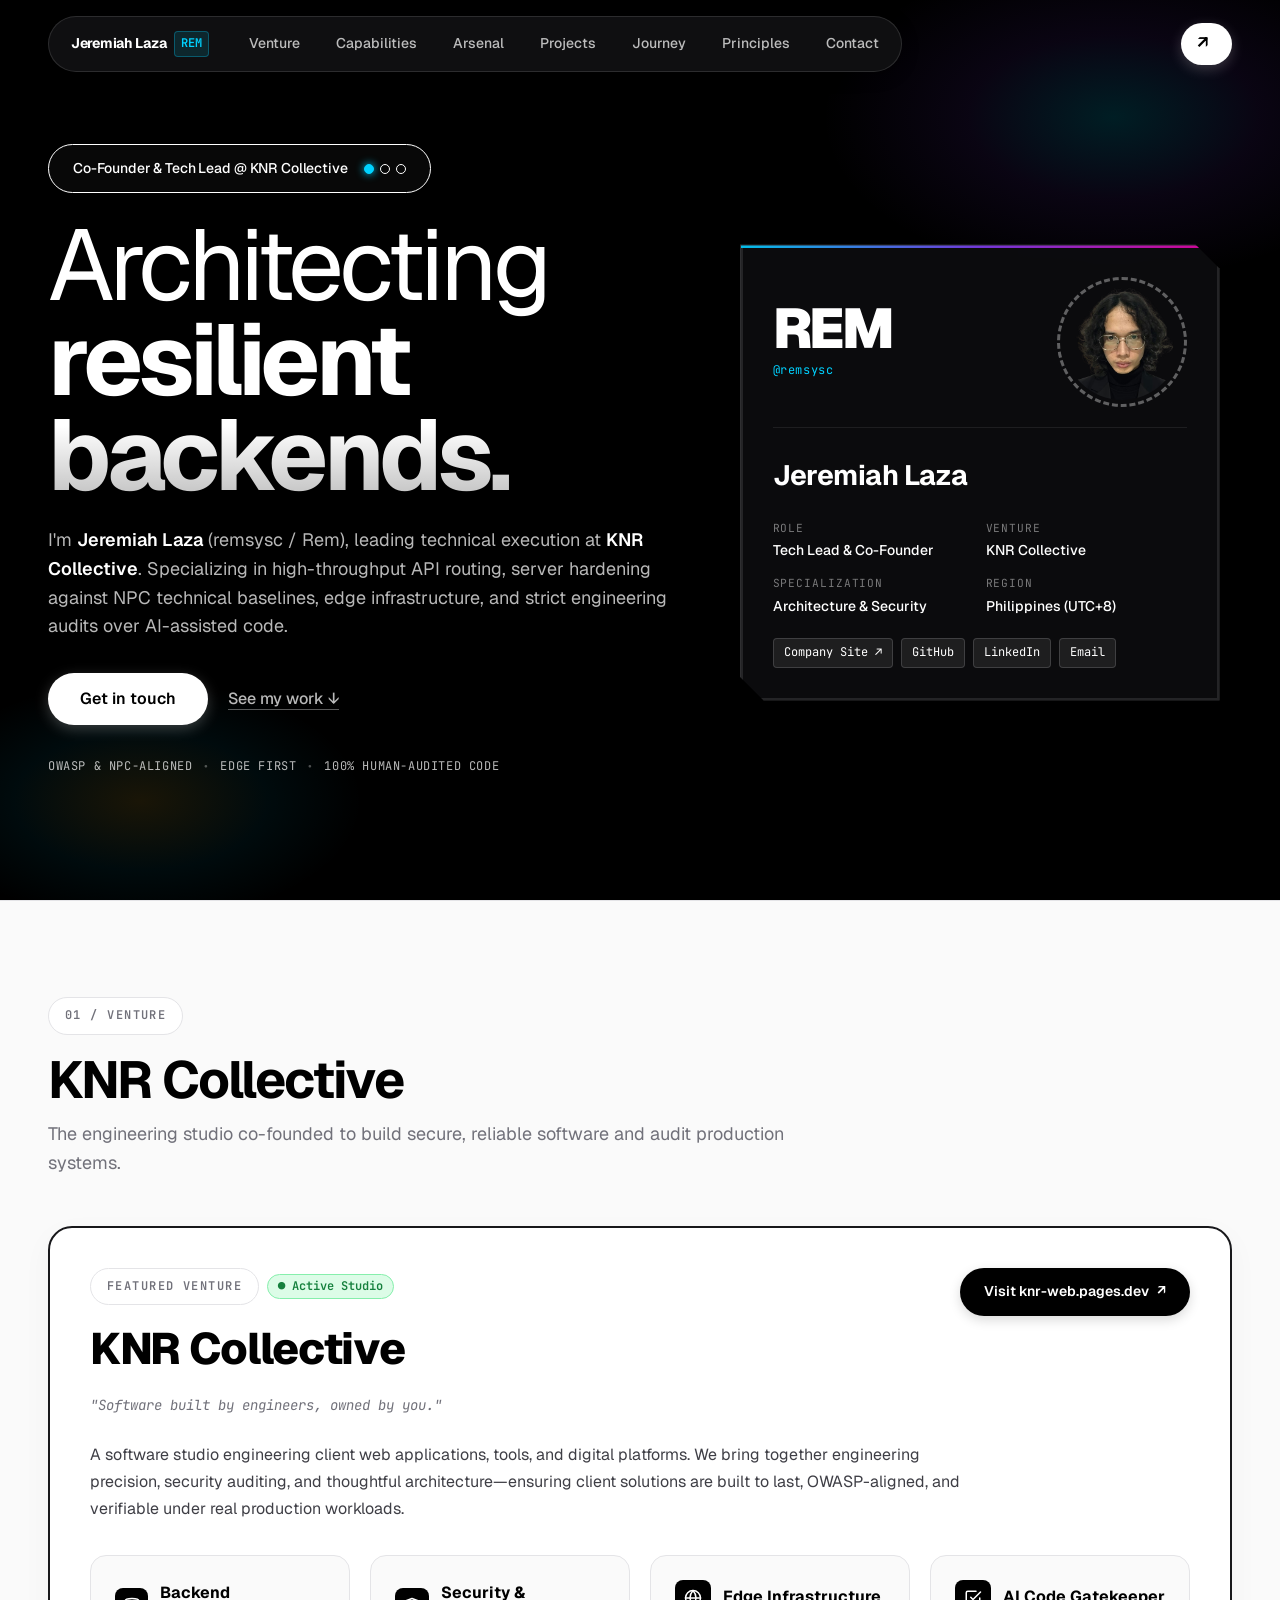
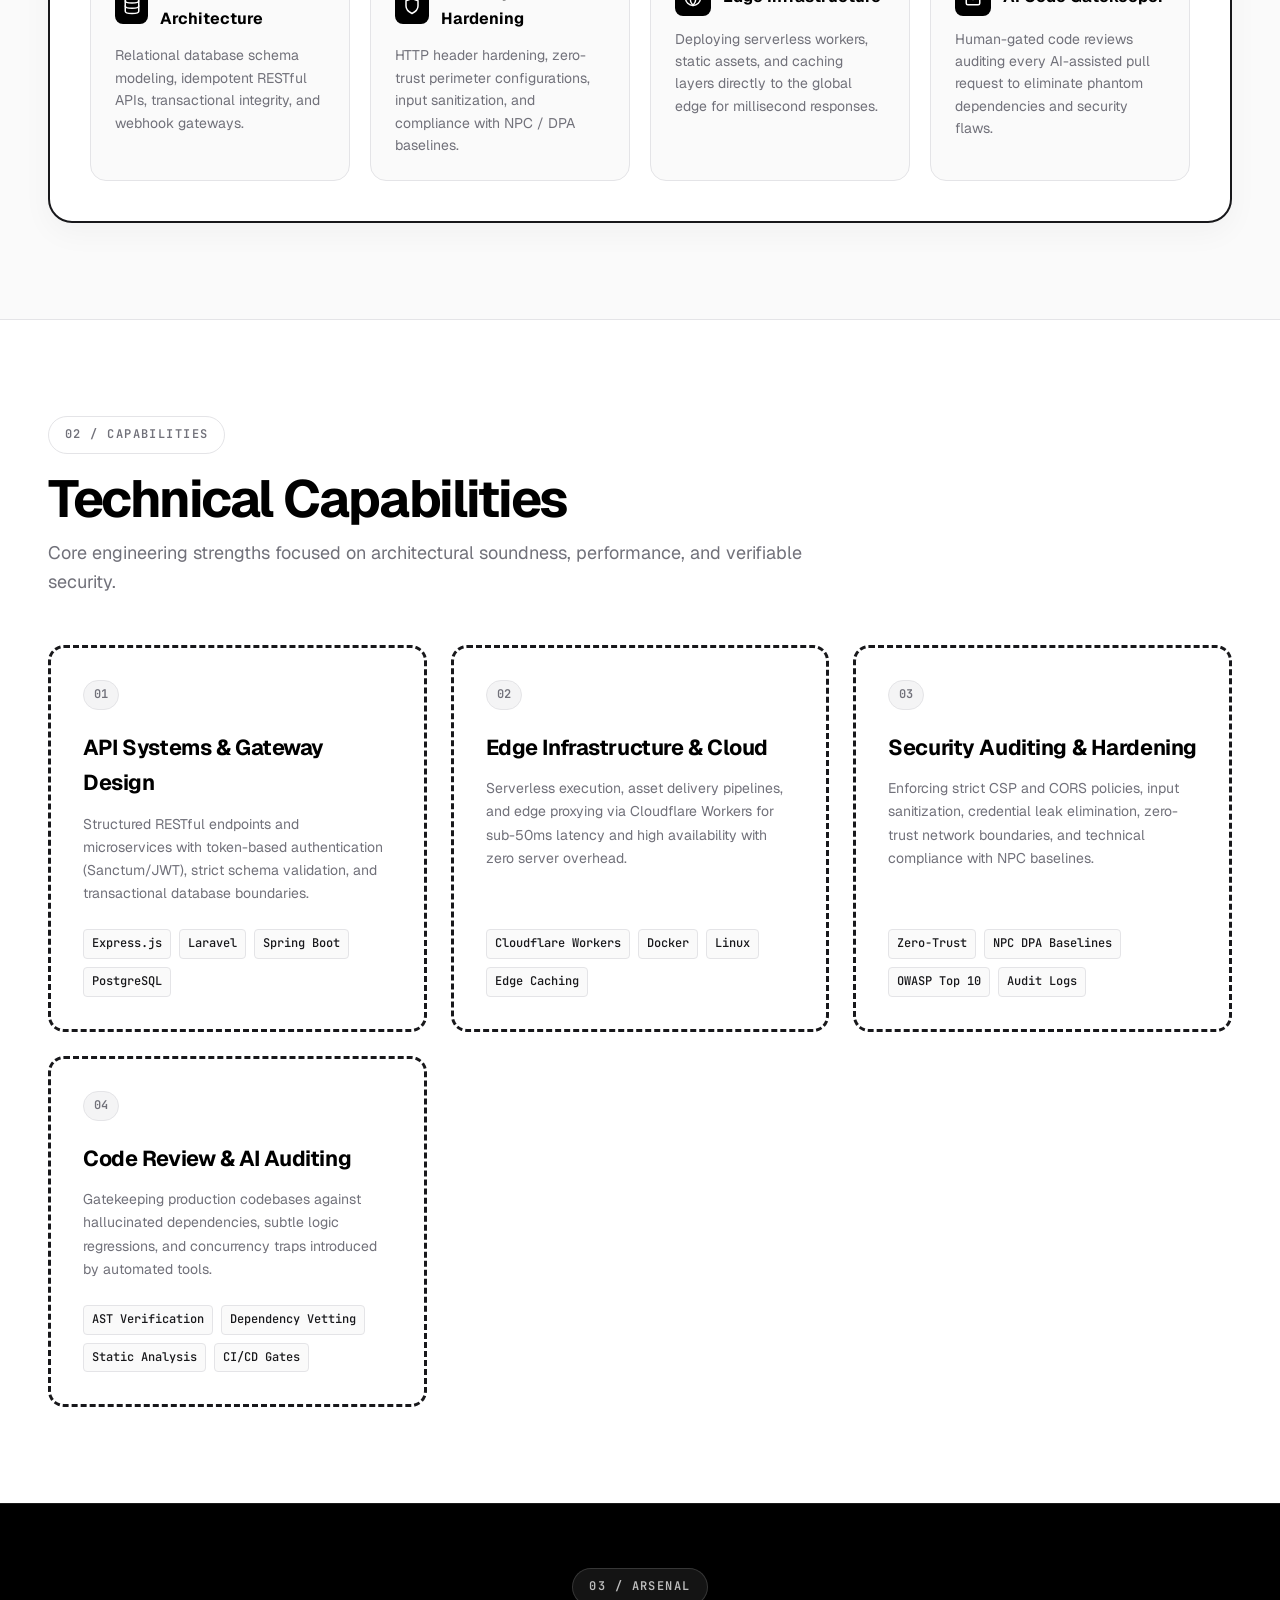
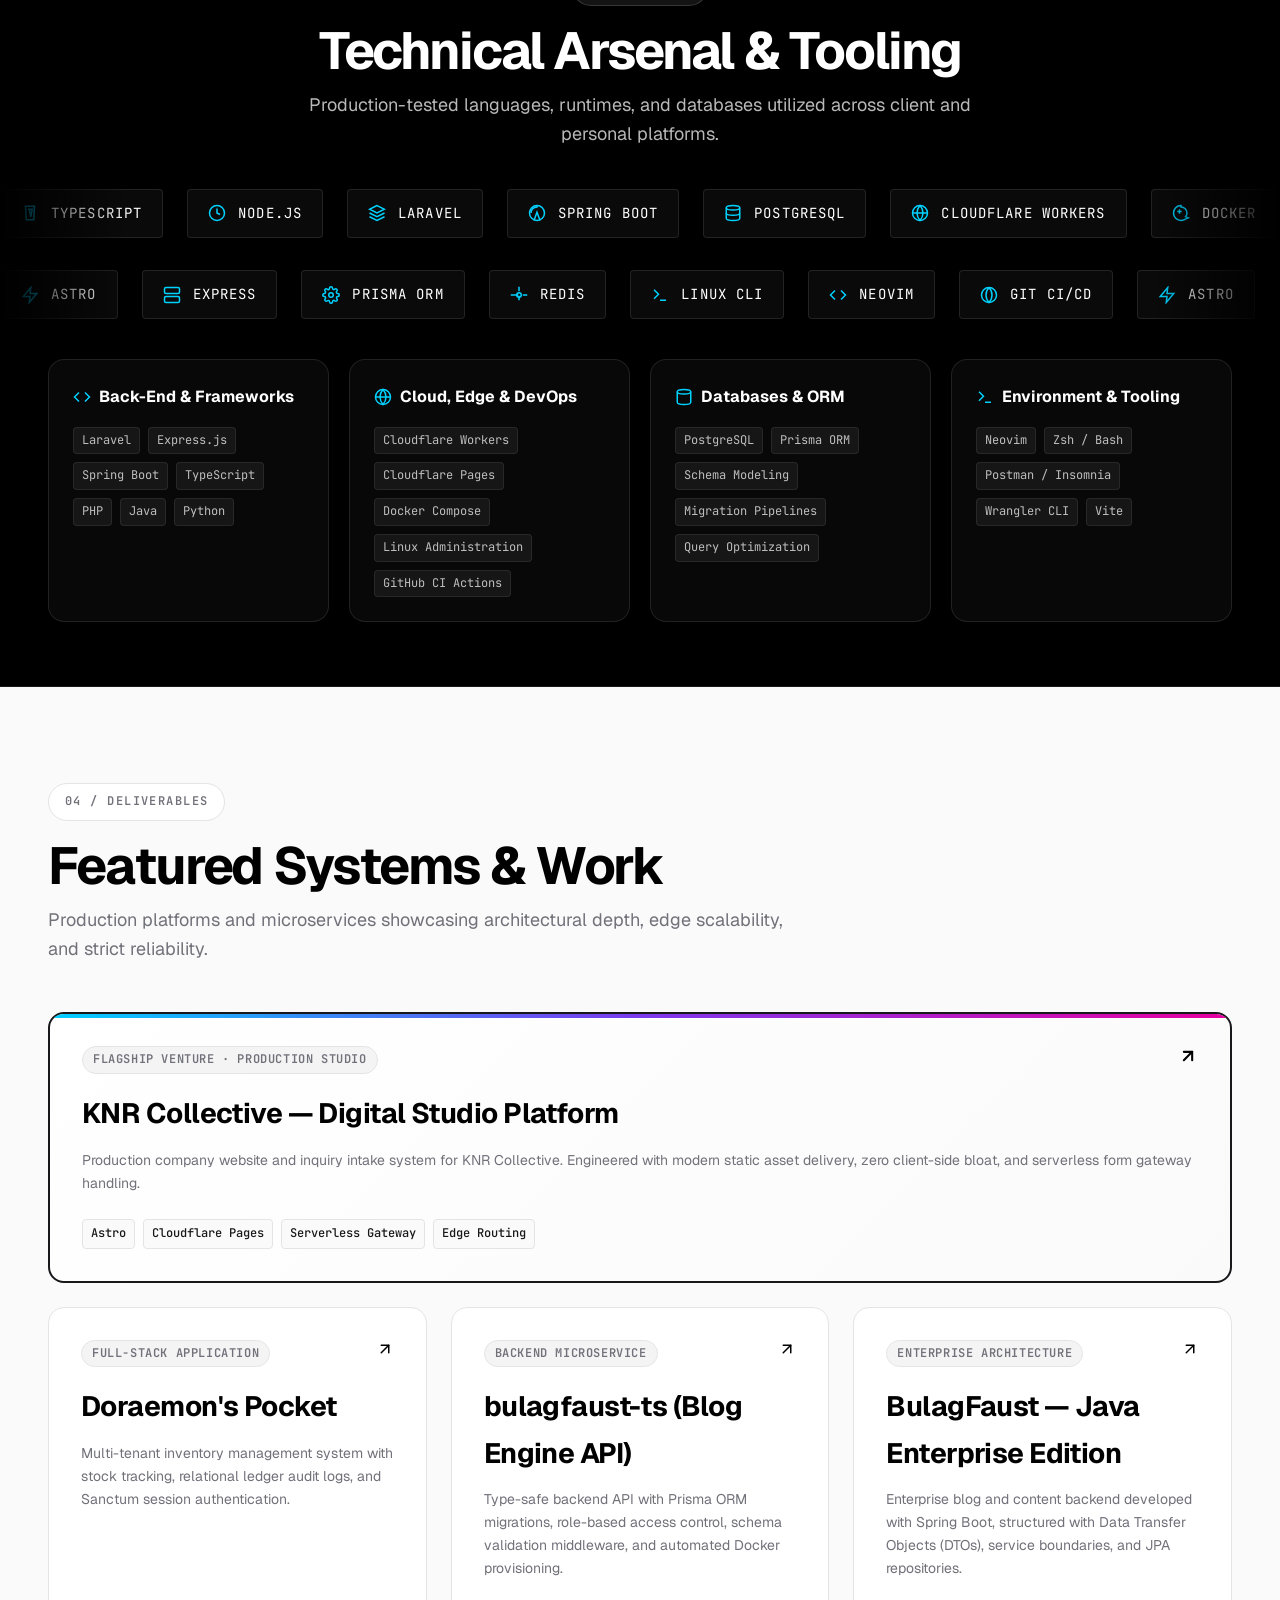
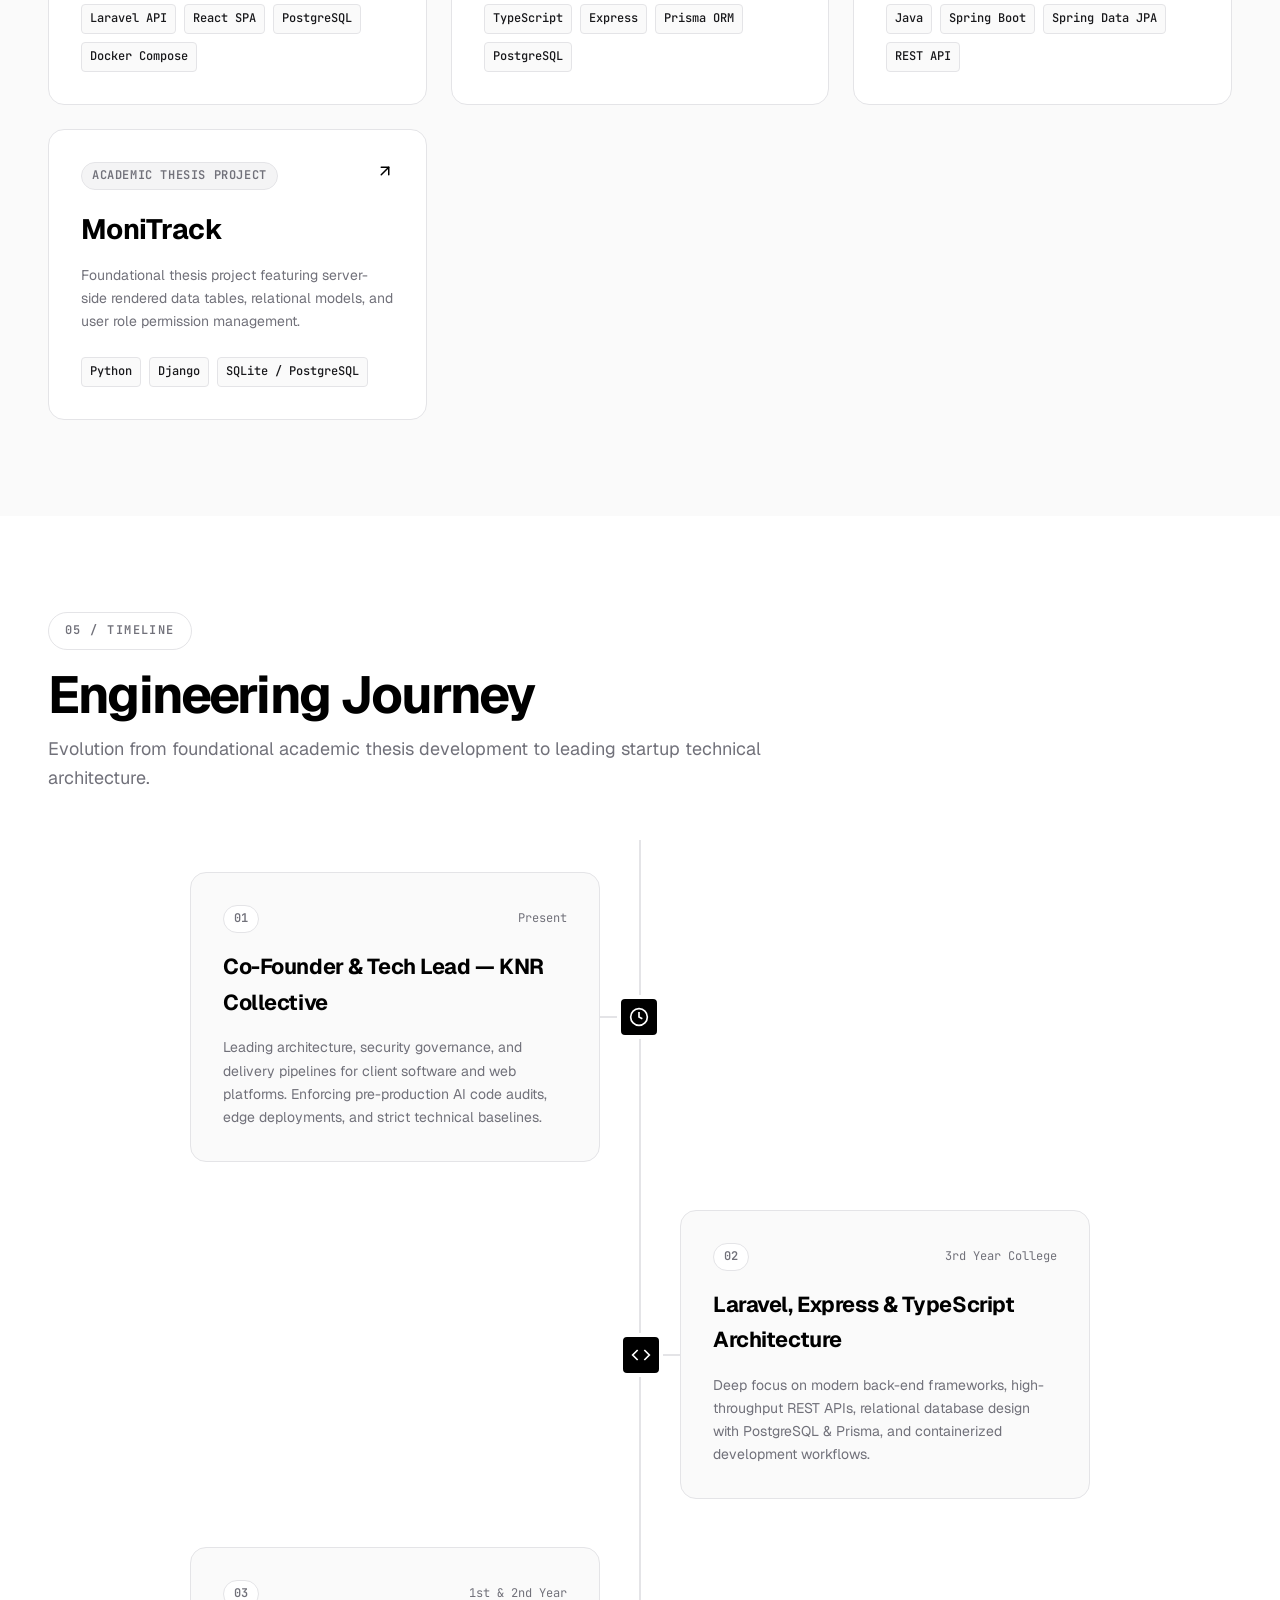
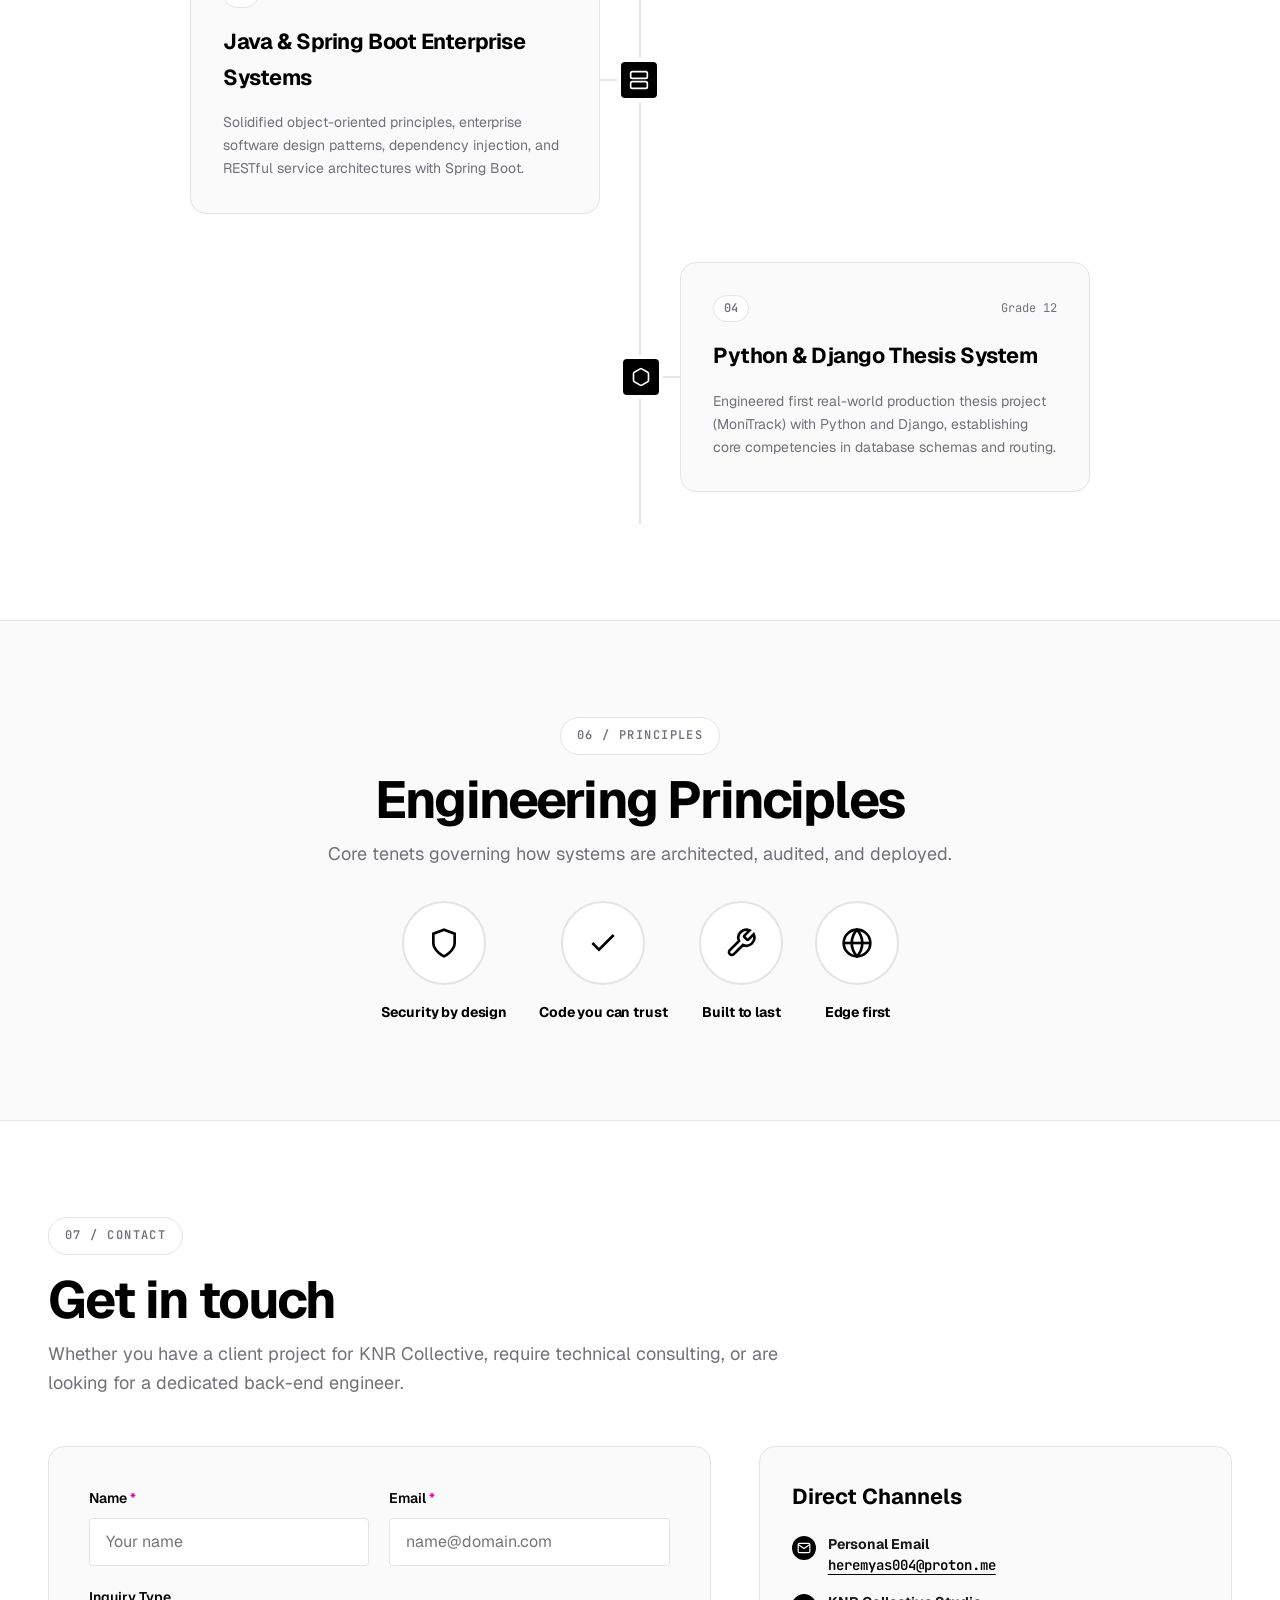
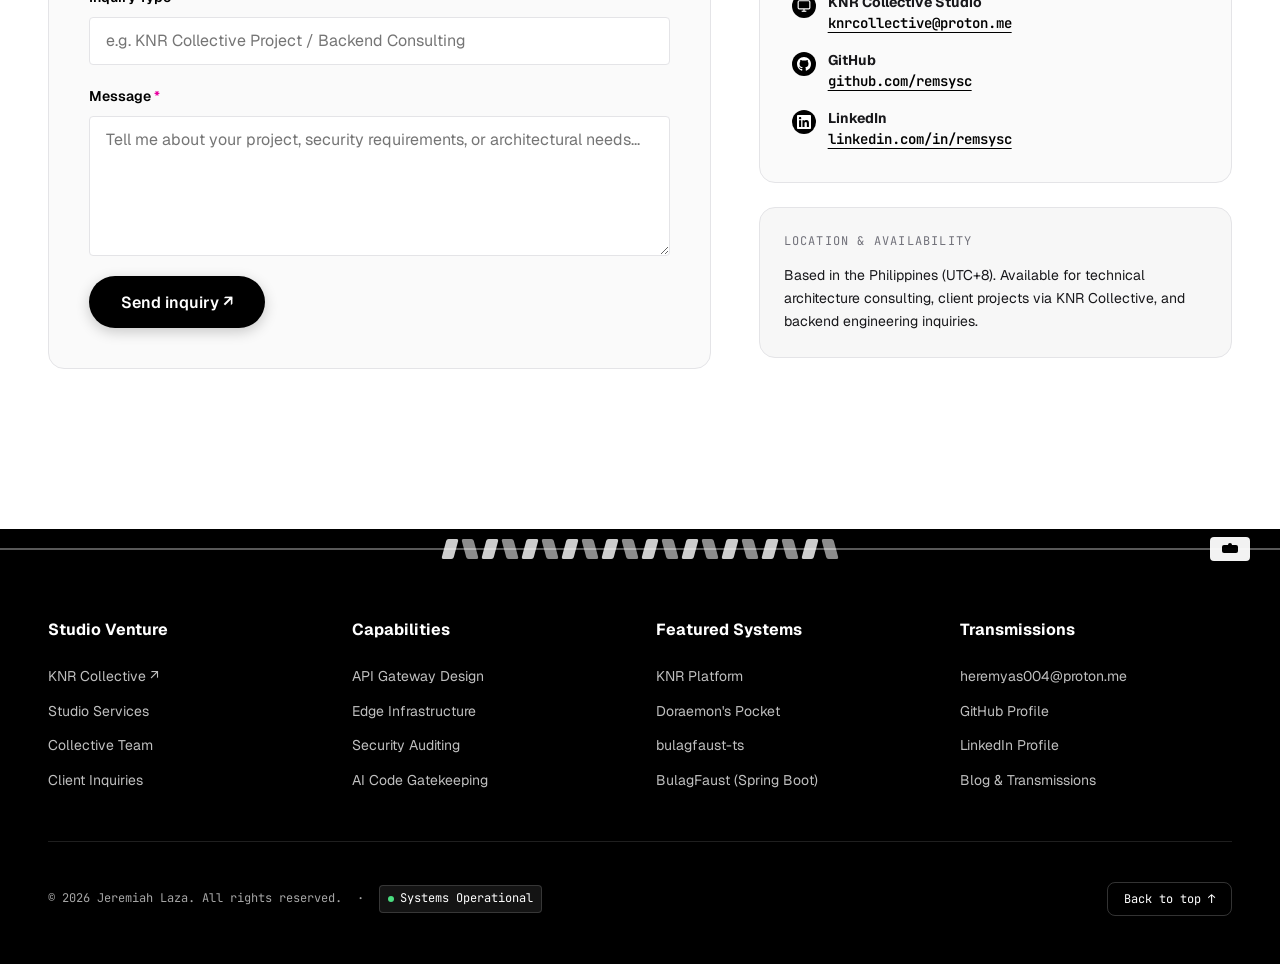
<file: index.html>
<!DOCTYPE html>
<html lang="en">
<head>
  <meta charset="UTF-8">
  <meta name="viewport" content="width=device-width, initial-scale=1.0">
  <title>Jeremiah Laza (@remsysc) | Tech Lead & Back-End Engineer</title>
  <meta name="description" content="Jeremiah Laza (remsysc / Rem) — Co-Founder & Tech Lead at KNR Collective. Back-End Developer specializing in resilient APIs, server hardening, edge infrastructure, and auditing AI code for production.">
  <meta name="author" content="Jeremiah Laza">
  <meta name="robots" content="index, follow">
  <link rel="canonical" href="https://remsysc.knr-collective.workers.dev/">

  <!-- Open Graph / Social Metadata -->
  <meta property="og:title" content="Jeremiah Laza (@remsysc) | Tech Lead & Back-End Engineer">
  <meta property="og:description" content="Jeremiah Laza (remsysc) — Engineering robust backend systems, edge deployments, and auditing AI-assisted code pipelines for production.">
  <meta property="og:type" content="website">
  <meta property="og:url" content="https://remsysc.knr-collective.workers.dev/">
  <meta property="og:image" content="https://remsysc.knr-collective.workers.dev/assets/profile.webp">
  <meta name="twitter:card" content="summary_large_image">
  <meta name="twitter:creator" content="@remsysc">

  <!-- Structured Data / JSON-LD Entity Graph -->
  <script type="application/ld+json">
  {
    "@context": "https://schema.org",
    "@type": "Person",
    "name": "Jeremiah Laza",
    "alternateName": ["remsysc", "Rem", "Jeremiah 'Rem' Laza"],
    "url": "https://remsysc.knr-collective.workers.dev/",
    "image": "https://remsysc.knr-collective.workers.dev/assets/profile.webp",
    "jobTitle": "Co-Founder & Tech Lead",
    "worksFor": {
      "@type": "Organization",
      "name": "KNR Collective",
      "url": "https://knr-web.pages.dev/"
    },
    "sameAs": [
      "https://github.com/remsysc",
      "https://www.linkedin.com/in/remsysc/",
      "https://www.instagram.com/remsysc"
    ],
    "knowsAbout": [
      "Back-End Engineering",
      "API Architecture",
      "Cloudflare Workers",
      "Edge Infrastructure",
      "Server Hardening",
      "Systems Design"
    ]
  }
  </script>

  <!-- Google Fonts & Resource Hints (Geist & JetBrains Mono) -->
  <link rel="preconnect" href="https://fonts.googleapis.com">
  <link rel="preconnect" href="https://fonts.gstatic.com" crossorigin>
  <link rel="stylesheet" href="https://fonts.googleapis.com/css2?family=Geist:wght@300;400;500;600;700&family=JetBrains+Mono:ital,wght@0,300;0,400;0,500;0,600;1,400&display=swap">
  <link rel="stylesheet" href="style.css?v=20261011-knr-retheme">
</head>
<body>

  <!-- Top Progress / Loading Line -->
  <div id="page-loader" aria-hidden="true"></div>

  <!-- Accessible Skip Link -->
  <a href="#main-content" class="skip-link">Skip to main content</a>

  <!-- Floating Capsule Navigation -->
  <header id="site-header" class="site-header">
    <div class="header-inner section-container">
      <nav class="nav-pill" aria-label="Primary navigation">
        <a href="#main-content" class="wordmark" aria-label="Jeremiah Laza — Home">
          <span>Jeremiah Laza</span>
          <span class="wordmark-badge">REM</span>
        </a>

        <ul class="nav-list" role="list">
          <li><a href="#venture" class="nav-link">Venture</a></li>
          <li><a href="#capabilities" class="nav-link">Capabilities</a></li>
          <li><a href="#arsenal" class="nav-link">Arsenal</a></li>
          <li><a href="#projects" class="nav-link">Projects</a></li>
          <li><a href="#journey" class="nav-link">Journey</a></li>
          <li><a href="#principles" class="nav-link">Principles</a></li>
          <li><a href="#contact" class="nav-link">Contact</a></li>
        </ul>

        <button id="mobile-menu-btn" class="mobile-menu-btn" aria-label="Toggle navigation menu" aria-expanded="false" aria-controls="mobile-nav">
          <span class="hamburger-line"></span>
          <span class="hamburger-line"></span>
        </button>
      </nav>

      <!-- Expandable CTA Pill Button -->
      <div class="cta-pills">
        <a href="#contact" class="cta-btn" id="cta-btn" aria-label="Get in touch">
          <span class="cta-icon">↗</span>
          <span class="cta-text">Get in touch</span>
        </a>
      </div>
    </div>

    <!-- Mobile Navigation Dropdown -->
    <div id="mobile-nav" class="mobile-nav" hidden>
      <nav aria-label="Mobile navigation">
        <ul role="list">
          <li><a href="#venture" class="mobile-nav-link">Venture</a></li>
          <li><a href="#capabilities" class="mobile-nav-link">Capabilities</a></li>
          <li><a href="#arsenal" class="mobile-nav-link">Arsenal</a></li>
          <li><a href="#projects" class="mobile-nav-link">Projects</a></li>
          <li><a href="#journey" class="mobile-nav-link">Journey</a></li>
          <li><a href="#principles" class="mobile-nav-link">Principles</a></li>
          <li><a href="#contact" class="mobile-nav-link">Contact</a></li>
          <li><a href="mailto:heremyas004@proton.me" class="mobile-nav-cta">Email Directly →</a></li>
        </ul>
      </nav>
    </div>
  </header>

  <!-- Main Content Flow -->
  <main id="main-content" tabindex="-1">

    <!-- Hero Section (Dark, Cinematic & Technical) -->
    <section class="hero" aria-labelledby="hero-headline">
      <div class="section-container hero-inner">
        
        <!-- Left Hero Content -->
        <div class="hero-content">
          <div class="brand-pill" aria-hidden="true">
            <span class="pill-text">Co-Founder &amp; Tech Lead @ KNR Collective</span>
            <div class="pill-dots">
              <span class="dot"></span>
              <span class="dot"></span>
              <span class="dot"></span>
            </div>
          </div>

          <h1 id="hero-headline" class="hero-headline">
            <span class="hero-line">Architecting</span>
            <span class="hero-line hero-line--bold">resilient backends.</span>
          </h1>

          <p class="hero-sub">
            I'm <strong>Jeremiah Laza</strong> (remsysc / Rem), leading technical execution at <strong>KNR Collective</strong>. Specializing in high-throughput API routing, server hardening against NPC technical baselines, edge infrastructure, and strict engineering audits over AI-assisted code.
          </p>

          <div class="hero-actions">
            <a href="#contact" class="btn-primary">
              Get in touch
            </a>
            <a href="#projects" class="btn-secondary">
              See my work ↓
            </a>
          </div>

          <div class="trust-line">
            <span class="trust-item">OWASP &amp; NPC-Aligned</span>
            <span class="trust-separator">•</span>
            <span class="trust-item">Edge First</span>
            <span class="trust-separator">•</span>
            <span class="trust-item">100% Human-Audited Code</span>
          </div>
        </div>

        <!-- Right Visual: KNR-Styled Rem Dossier Card -->
        <div class="hero-visual" aria-hidden="true">
          <div class="hero-dossier-card">
            <div class="dossier-top">
              <div>
                <div class="nickname-stamp">REM</div>
                <span class="nickname-sub">@remsysc</span>
              </div>
              <div class="dossier-avatar-wrap">
                <picture>
                  <source type="image/avif" srcset="assets/profile-380w.avif 380w, assets/profile-560w.avif 560w" sizes="(max-width: 768px) 120px, 130px">
                  <source type="image/webp" srcset="assets/profile-380w.webp 380w, assets/profile-560w.webp 560w" sizes="(max-width: 768px) 120px, 130px">
                  <img src="assets/profile.webp" alt="Jeremiah Laza (Rem)" class="dossier-avatar-img" width="130" height="130" fetchpriority="high" decoding="async">
                </picture>
              </div>
            </div>

            <div class="dossier-info">
              <h2 class="dossier-name">Jeremiah Laza</h2>

              <div class="dossier-meta-grid">
                <div class="dossier-meta-item">
                  <span class="dossier-meta-label">Role</span>
                  <span class="dossier-meta-val">Tech Lead &amp; Co-Founder</span>
                </div>
                <div class="dossier-meta-item">
                  <span class="dossier-meta-label">Venture</span>
                  <span class="dossier-meta-val">KNR Collective</span>
                </div>
                <div class="dossier-meta-item">
                  <span class="dossier-meta-label">Specialization</span>
                  <span class="dossier-meta-val">Architecture &amp; Security</span>
                </div>
                <div class="dossier-meta-item">
                  <span class="dossier-meta-label">Region</span>
                  <span class="dossier-meta-val">Philippines (UTC+8)</span>
                </div>
              </div>

              <div class="dossier-links">
                <a href="https://knr-web.pages.dev/" target="_blank" rel="noopener noreferrer" class="dossier-link">Company Site ↗</a>
                <a href="https://github.com/remsysc" target="_blank" rel="noopener noreferrer" class="dossier-link">GitHub</a>
                <a href="https://www.linkedin.com/in/remsysc/" target="_blank" rel="noopener noreferrer" class="dossier-link">LinkedIn</a>
                <a href="mailto:heremyas004@proton.me" class="dossier-link">Email</a>
              </div>
            </div>
          </div>
        </div>

      </div>
    </section>

    <!-- Section 01: Featured Venture (KNR Collective Spotlight) -->
    <section id="venture" class="venture-section section-pad" aria-labelledby="venture-heading">
      <div class="section-container">
        <header class="section-header">
          <div class="header-badge">01 / VENTURE</div>
          <h2 id="venture-heading" class="section-title">KNR Collective</h2>
          <p class="section-desc">
            The engineering studio co-founded to build secure, reliable software and audit production systems.
          </p>
        </header>

        <div class="venture-spotlight-card">
          <div class="venture-hero-row">
            <div class="venture-title-area">
              <div class="venture-badges">
                <span class="header-badge" style="margin-bottom: 0;">Featured Venture</span>
                <span class="venture-live-badge">● Active Studio</span>
              </div>
              <h3 class="venture-name">KNR Collective</h3>
              <p class="venture-tagline">"Software built by engineers, owned by you."</p>
            </div>

            <a href="https://knr-web.pages.dev/" target="_blank" rel="noopener noreferrer" class="venture-external-btn">
              <span>Visit knr-web.pages.dev</span>
              <span>↗</span>
            </a>
          </div>

          <p class="venture-summary">
            A software studio engineering client web applications, tools, and digital platforms. We bring together engineering precision, security auditing, and thoughtful architecture—ensuring client solutions are built to last, OWASP-aligned, and verifiable under real production workloads.
          </p>

          <!-- 4 Studio Pillars -->
          <div class="pillars-grid">
            <article class="pillar-card">
              <div class="pillar-header">
                <div class="pillar-icon-wrap" aria-hidden="true">
                  <svg width="18" height="18" viewBox="0 0 24 24" fill="none" stroke="currentColor" stroke-width="2" stroke-linecap="round" stroke-linejoin="round"><ellipse cx="12" cy="5" rx="9" ry="3"/><path d="M21 12c0 1.66-4 3-9 3s-9-1.34-9-3"/><path d="M3 5v14c0 1.66 4 3 9 3s9-1.34 9-3V5"/></svg>
                </div>
                <h4 class="pillar-title">Backend Architecture</h4>
              </div>
              <p class="pillar-desc">
                Relational database schema modeling, idempotent RESTful APIs, transactional integrity, and webhook gateways.
              </p>
            </article>

            <article class="pillar-card">
              <div class="pillar-header">
                <div class="pillar-icon-wrap" aria-hidden="true">
                  <svg width="18" height="18" viewBox="0 0 24 24" fill="none" stroke="currentColor" stroke-width="2" stroke-linecap="round" stroke-linejoin="round"><path d="M12 22s8-4 8-10V5l-8-3-8 3v7c0 6 8 10 8 10z"/></svg>
                </div>
                <h4 class="pillar-title">Security &amp; Hardening</h4>
              </div>
              <p class="pillar-desc">
                HTTP header hardening, zero-trust perimeter configurations, input sanitization, and compliance with NPC / DPA baselines.
              </p>
            </article>

            <article class="pillar-card">
              <div class="pillar-header">
                <div class="pillar-icon-wrap" aria-hidden="true">
                  <svg width="18" height="18" viewBox="0 0 24 24" fill="none" stroke="currentColor" stroke-width="2" stroke-linecap="round" stroke-linejoin="round"><circle cx="12" cy="12" r="10"/><line x1="2" y1="12" x2="22" y2="12"/><path d="M12 2a15.3 15.3 0 0 1 4 10 15.3 15.3 0 0 1-4 10 15.3 15.3 0 0 1-4-10 15.3 15.3 0 0 1 4-10z"/></svg>
                </div>
                <h4 class="pillar-title">Edge Infrastructure</h4>
              </div>
              <p class="pillar-desc">
                Deploying serverless workers, static assets, and caching layers directly to the global edge for millisecond responses.
              </p>
            </article>

            <article class="pillar-card">
              <div class="pillar-header">
                <div class="pillar-icon-wrap" aria-hidden="true">
                  <svg width="18" height="18" viewBox="0 0 24 24" fill="none" stroke="currentColor" stroke-width="2" stroke-linecap="round" stroke-linejoin="round"><polyline points="9 11 12 14 22 4"/><path d="M21 12v7a2 2 0 0 1-2 2H5a2 2 0 0 1-2-2V5a2 2 0 0 1 2-2h11"/></svg>
                </div>
                <h4 class="pillar-title">AI Code Gatekeeper</h4>
              </div>
              <p class="pillar-desc">
                Human-gated code reviews auditing every AI-assisted pull request to eliminate phantom dependencies and security flaws.
              </p>
            </article>
          </div>
        </div>
      </div>
    </section>

    <!-- Section 02: Core Capabilities (Dashed Interactive Cards) -->
    <section id="capabilities" class="capabilities-section section-pad" aria-labelledby="capabilities-heading">
      <div class="section-container">
        <header class="section-header">
          <div class="header-badge">02 / CAPABILITIES</div>
          <h2 id="capabilities-heading" class="section-title">Technical Capabilities</h2>
          <p class="section-desc">
            Core engineering strengths focused on architectural soundness, performance, and verifiable security.
          </p>
        </header>

        <div class="capabilities-grid">
          <article class="service-card">
            <div>
              <div class="card-top">
                <span class="service-index">01</span>
                <svg class="card-arrow" viewBox="0 0 24 24" fill="none" stroke="currentColor" stroke-width="2" stroke-linecap="round" stroke-linejoin="round" aria-hidden="true"><line x1="7" y1="17" x2="17" y2="7"/><polyline points="7 7 17 7 17 17"/></svg>
              </div>
              <h3 class="service-title">API Systems &amp; Gateway Design</h3>
              <p class="service-desc">
                Structured RESTful endpoints and microservices with token-based authentication (Sanctum/JWT), strict schema validation, and transactional database boundaries.
              </p>
            </div>
            <div class="service-tags">
              <span class="service-tag">Express.js</span>
              <span class="service-tag">Laravel</span>
              <span class="service-tag">Spring Boot</span>
              <span class="service-tag">PostgreSQL</span>
            </div>
          </article>

          <article class="service-card">
            <div>
              <div class="card-top">
                <span class="service-index">02</span>
                <svg class="card-arrow" viewBox="0 0 24 24" fill="none" stroke="currentColor" stroke-width="2" stroke-linecap="round" stroke-linejoin="round" aria-hidden="true"><line x1="7" y1="17" x2="17" y2="7"/><polyline points="7 7 17 7 17 17"/></svg>
              </div>
              <h3 class="service-title">Edge Infrastructure &amp; Cloud</h3>
              <p class="service-desc">
                Serverless execution, asset delivery pipelines, and edge proxying via Cloudflare Workers for sub-50ms latency and high availability with zero server overhead.
              </p>
            </div>
            <div class="service-tags">
              <span class="service-tag">Cloudflare Workers</span>
              <span class="service-tag">Docker</span>
              <span class="service-tag">Linux</span>
              <span class="service-tag">Edge Caching</span>
            </div>
          </article>

          <article class="service-card">
            <div>
              <div class="card-top">
                <span class="service-index">03</span>
                <svg class="card-arrow" viewBox="0 0 24 24" fill="none" stroke="currentColor" stroke-width="2" stroke-linecap="round" stroke-linejoin="round" aria-hidden="true"><line x1="7" y1="17" x2="17" y2="7"/><polyline points="7 7 17 7 17 17"/></svg>
              </div>
              <h3 class="service-title">Security Auditing &amp; Hardening</h3>
              <p class="service-desc">
                Enforcing strict CSP and CORS policies, input sanitization, credential leak elimination, zero-trust network boundaries, and technical compliance with NPC baselines.
              </p>
            </div>
            <div class="service-tags">
              <span class="service-tag">Zero-Trust</span>
              <span class="service-tag">NPC DPA Baselines</span>
              <span class="service-tag">OWASP Top 10</span>
              <span class="service-tag">Audit Logs</span>
            </div>
          </article>

          <article class="service-card">
            <div>
              <div class="card-top">
                <span class="service-index">04</span>
                <svg class="card-arrow" viewBox="0 0 24 24" fill="none" stroke="currentColor" stroke-width="2" stroke-linecap="round" stroke-linejoin="round" aria-hidden="true"><line x1="7" y1="17" x2="17" y2="7"/><polyline points="7 7 17 7 17 17"/></svg>
              </div>
              <h3 class="service-title">Code Review &amp; AI Auditing</h3>
              <p class="service-desc">
                Gatekeeping production codebases against hallucinated dependencies, subtle logic regressions, and concurrency traps introduced by automated tools.
              </p>
            </div>
            <div class="service-tags">
              <span class="service-tag">AST Verification</span>
              <span class="service-tag">Dependency Vetting</span>
              <span class="service-tag">Static Analysis</span>
              <span class="service-tag">CI/CD Gates</span>
            </div>
          </article>
        </div>
      </div>
    </section>

    <!-- Section 03: Tech Stack Marquee (Pitch Black KNR Marquee) -->
    <section id="arsenal" class="tech-stack-section" aria-labelledby="arsenal-heading">
      <div class="section-container">
        <div class="tech-header-center">
          <div class="header-badge">03 / ARSENAL</div>
          <h2 id="arsenal-heading" class="section-title">Technical Arsenal &amp; Tooling</h2>
          <p class="section-desc">
            Production-tested languages, runtimes, and databases utilized across client and personal platforms.
          </p>
        </div>
      </div>

      <!-- Marquee Ribbon 1 -->
      <div class="marquee-container" aria-hidden="true">
        <div class="marquee-track">
          <!-- Item 1 -->
          <div class="tech-item"><span class="tech-icon"><svg viewBox="0 0 24 24" fill="none" stroke="currentColor" stroke-width="2"><path d="M9 7h6l-2 10-2-10z"/><path d="M6 3h12l-1 18H7L6 3z"/></svg></span><span class="tech-name">TypeScript</span></div>
          <!-- Item 2 -->
          <div class="tech-item"><span class="tech-icon"><svg viewBox="0 0 24 24" fill="none" stroke="currentColor" stroke-width="2"><circle cx="12" cy="12" r="10"/><path d="M12 6v6l4 2"/></svg></span><span class="tech-name">Node.js</span></div>
          <!-- Item 3 -->
          <div class="tech-item"><span class="tech-icon"><svg viewBox="0 0 24 24" fill="none" stroke="currentColor" stroke-width="2"><path d="M12 2L2 7l10 5 10-5-10-5z"/><path d="M2 17l10 5 10-5"/><path d="M2 12l10 5 10-5"/></svg></span><span class="tech-name">Laravel</span></div>
          <!-- Item 4 -->
          <div class="tech-item"><span class="tech-icon"><svg viewBox="0 0 24 24" fill="none" stroke="currentColor" stroke-width="2"><path d="M4 12a8 8 0 0 1 8-8V2.5"/><path d="M12 2a10 10 0 1 1 0 20 10 10 0 0 1 0-20z"/><path d="M8 22l4-11 4 11"/></svg></span><span class="tech-name">Spring Boot</span></div>
          <!-- Item 5 -->
          <div class="tech-item"><span class="tech-icon"><svg viewBox="0 0 24 24" fill="none" stroke="currentColor" stroke-width="2"><ellipse cx="12" cy="5" rx="9" ry="3"/><path d="M3 5v14a9 3 0 0 0 18 0V5"/><path d="M3 12a9 3 0 0 0 18 0"/></svg></span><span class="tech-name">PostgreSQL</span></div>
          <!-- Item 6 -->
          <div class="tech-item"><span class="tech-icon"><svg viewBox="0 0 24 24" fill="none" stroke="currentColor" stroke-width="2"><circle cx="12" cy="12" r="10"/><line x1="2" y1="12" x2="22" y2="12"/><path d="M12 2a15.3 15.3 0 0 1 4 10 15.3 15.3 0 0 1-4 10 15.3 15.3 0 0 1-4-10 15.3 15.3 0 0 1 4-10z"/></svg></span><span class="tech-name">Cloudflare Workers</span></div>
          <!-- Item 7 -->
          <div class="tech-item"><span class="tech-icon"><svg viewBox="0 0 24 24" fill="none" stroke="currentColor" stroke-width="2"><path d="M7 10h3m0 0V7m0 3v3m0-3h3m-3 0H7m3 0"/><path d="M12 2C6.5 2 2 6.5 2 12s4.5 10 10 10c1.7 0 3.2-.4 4.6-1.1.4-.2.8-.5 1.2-.8L22 18.5l-3.9-1.6C19.3 15.5 20 13.8 20 12c0-4.4-3.6-8-8-8z"/></svg></span><span class="tech-name">Docker</span></div>
          <!-- Item 8 -->
          <div class="tech-item"><span class="tech-icon"><svg viewBox="0 0 24 24" fill="none" stroke="currentColor" stroke-width="2"><path d="M2 10s3-3 3-8 4-5 9-5 9 0 9 5-3 8-3 8"/><path d="M22 14s-3 3-3 8-4 5-9 5-9 0-9-5 3-8 3-8"/></svg></span><span class="tech-name">Python</span></div>
          <!-- Duplicate for seamless loop -->
          <div class="tech-item"><span class="tech-icon"><svg viewBox="0 0 24 24" fill="none" stroke="currentColor" stroke-width="2"><path d="M9 7h6l-2 10-2-10z"/><path d="M6 3h12l-1 18H7L6 3z"/></svg></span><span class="tech-name">TypeScript</span></div>
          <div class="tech-item"><span class="tech-icon"><svg viewBox="0 0 24 24" fill="none" stroke="currentColor" stroke-width="2"><circle cx="12" cy="12" r="10"/><path d="M12 6v6l4 2"/></svg></span><span class="tech-name">Node.js</span></div>
          <div class="tech-item"><span class="tech-icon"><svg viewBox="0 0 24 24" fill="none" stroke="currentColor" stroke-width="2"><path d="M12 2L2 7l10 5 10-5-10-5z"/><path d="M2 17l10 5 10-5"/><path d="M2 12l10 5 10-5"/></svg></span><span class="tech-name">Laravel</span></div>
          <div class="tech-item"><span class="tech-icon"><svg viewBox="0 0 24 24" fill="none" stroke="currentColor" stroke-width="2"><path d="M4 12a8 8 0 0 1 8-8V2.5"/><path d="M12 2a10 10 0 1 1 0 20 10 10 0 0 1 0-20z"/><path d="M8 22l4-11 4 11"/></svg></span><span class="tech-name">Spring Boot</span></div>
          <div class="tech-item"><span class="tech-icon"><svg viewBox="0 0 24 24" fill="none" stroke="currentColor" stroke-width="2"><ellipse cx="12" cy="5" rx="9" ry="3"/><path d="M3 5v14a9 3 0 0 0 18 0V5"/><path d="M3 12a9 3 0 0 0 18 0"/></svg></span><span class="tech-name">PostgreSQL</span></div>
          <div class="tech-item"><span class="tech-icon"><svg viewBox="0 0 24 24" fill="none" stroke="currentColor" stroke-width="2"><circle cx="12" cy="12" r="10"/><line x1="2" y1="12" x2="22" y2="12"/><path d="M12 2a15.3 15.3 0 0 1 4 10 15.3 15.3 0 0 1-4 10 15.3 15.3 0 0 1-4-10 15.3 15.3 0 0 1 4-10z"/></svg></span><span class="tech-name">Cloudflare Workers</span></div>
          <div class="tech-item"><span class="tech-icon"><svg viewBox="0 0 24 24" fill="none" stroke="currentColor" stroke-width="2"><path d="M7 10h3m0 0V7m0 3v3m0-3h3m-3 0H7m3 0"/><path d="M12 2C6.5 2 2 6.5 2 12s4.5 10 10 10c1.7 0 3.2-.4 4.6-1.1.4-.2.8-.5 1.2-.8L22 18.5l-3.9-1.6C19.3 15.5 20 13.8 20 12c0-4.4-3.6-8-8-8z"/></svg></span><span class="tech-name">Docker</span></div>
          <div class="tech-item"><span class="tech-icon"><svg viewBox="0 0 24 24" fill="none" stroke="currentColor" stroke-width="2"><path d="M2 10s3-3 3-8 4-5 9-5 9 0 9 5-3 8-3 8"/><path d="M22 14s-3 3-3 8-4 5-9 5-9 0-9-5 3-8 3-8"/></svg></span><span class="tech-name">Python</span></div>
        </div>
      </div>

      <!-- Marquee Ribbon 2 (Reverse) -->
      <div class="marquee-container" aria-hidden="true">
        <div class="marquee-track reverse">
          <div class="tech-item"><span class="tech-icon"><svg viewBox="0 0 24 24" fill="none" stroke="currentColor" stroke-width="2"><polygon points="13 2 3 14 12 14 11 22 21 10 12 10 13 2"/></svg></span><span class="tech-name">Astro</span></div>
          <div class="tech-item"><span class="tech-icon"><svg viewBox="0 0 24 24" fill="none" stroke="currentColor" stroke-width="2"><rect x="2" y="2" width="20" height="8" rx="2"/><rect x="2" y="14" width="20" height="8" rx="2"/></svg></span><span class="tech-name">Express</span></div>
          <div class="tech-item"><span class="tech-icon"><svg viewBox="0 0 24 24" fill="none" stroke="currentColor" stroke-width="2"><circle cx="12" cy="12" r="3"/><path d="M19.4 15a1.65 1.65 0 0 0 .33 1.82l.06.06a2 2 0 0 1 0 2.83 2 2 0 0 1-2.83 0l-.06-.06a1.65 1.65 0 0 0-1.82-.33 1.65 1.65 0 0 0-1 1.51V21a2 2 0 0 1-2 2 2 2 0 0 1-2-2v-.09A1.65 1.65 0 0 0 9 19.4a1.65 1.65 0 0 0-1.82.33l-.06.06a2 2 0 0 1-2.83 0 2 2 0 0 1 0-2.83l.06-.06a1.65 1.65 0 0 0 .33-1.82 1.65 1.65 0 0 0-1.51-1H3a2 2 0 0 1-2-2 2 2 0 0 1 2-2h.09A1.65 1.65 0 0 0 4.6 9a1.65 1.65 0 0 0-.33-1.82l-.06-.06a2 2 0 0 1 0-2.83 2 2 0 0 1 2.83 0l.06.06a1.65 1.65 0 0 0 1.82.33H9a1.65 1.65 0 0 0 1-1.51V3a2 2 0 0 1 2-2 2 2 0 0 1 2 2v.09a1.65 1.65 0 0 0 1 1.51 1.65 1.65 0 0 0 1.82-.33l.06-.06a2 2 0 0 1 2.83 0 2 2 0 0 1 0 2.83l-.06.06a1.65 1.65 0 0 0-.33 1.82V9a1.65 1.65 0 0 0 1.51 1H21a2 2 0 0 1 2 2 2 2 0 0 1-2 2h-.09a1.65 1.65 0 0 0-1.51 1z"/></svg></span><span class="tech-name">Prisma ORM</span></div>
          <div class="tech-item"><span class="tech-icon"><svg viewBox="0 0 24 24" fill="none" stroke="currentColor" stroke-width="2"><circle cx="12" cy="12" r="3"/><path d="M12 1v6m0 6v6m11-7h-6m-6 0H1"/></svg></span><span class="tech-name">Redis</span></div>
          <div class="tech-item"><span class="tech-icon"><svg viewBox="0 0 24 24" fill="none" stroke="currentColor" stroke-width="2"><polyline points="4 17 10 11 4 5"/><line x1="12" y1="19" x2="20" y2="19"/></svg></span><span class="tech-name">Linux CLI</span></div>
          <div class="tech-item"><span class="tech-icon"><svg viewBox="0 0 24 24" fill="none" stroke="currentColor" stroke-width="2"><polyline points="16 18 22 12 16 6"/><polyline points="8 6 2 12 8 18"/></svg></span><span class="tech-name">Neovim</span></div>
          <div class="tech-item"><span class="tech-icon"><svg viewBox="0 0 24 24" fill="none" stroke="currentColor" stroke-width="2"><circle cx="12" cy="12" r="10"/><path d="M12 2a14.5 14.5 0 0 0 0 20 14.5 14.5 0 0 0 0-20"/></svg></span><span class="tech-name">Git CI/CD</span></div>
          <!-- Duplicates -->
          <div class="tech-item"><span class="tech-icon"><svg viewBox="0 0 24 24" fill="none" stroke="currentColor" stroke-width="2"><polygon points="13 2 3 14 12 14 11 22 21 10 12 10 13 2"/></svg></span><span class="tech-name">Astro</span></div>
          <div class="tech-item"><span class="tech-icon"><svg viewBox="0 0 24 24" fill="none" stroke="currentColor" stroke-width="2"><rect x="2" y="2" width="20" height="8" rx="2"/><rect x="2" y="14" width="20" height="8" rx="2"/></svg></span><span class="tech-name">Express</span></div>
          <div class="tech-item"><span class="tech-icon"><svg viewBox="0 0 24 24" fill="none" stroke="currentColor" stroke-width="2"><circle cx="12" cy="12" r="3"/><path d="M19.4 15a1.65 1.65 0 0 0 .33 1.82l.06.06a2 2 0 0 1 0 2.83 2 2 0 0 1-2.83 0l-.06-.06a1.65 1.65 0 0 0-1.82-.33 1.65 1.65 0 0 0-1 1.51V21a2 2 0 0 1-2 2 2 2 0 0 1-2-2v-.09A1.65 1.65 0 0 0 9 19.4a1.65 1.65 0 0 0-1.82.33l-.06.06a2 2 0 0 1-2.83 0 2 2 0 0 1 0-2.83l.06-.06a1.65 1.65 0 0 0 .33-1.82 1.65 1.65 0 0 0-1.51-1H3a2 2 0 0 1-2-2 2 2 0 0 1 2-2h.09A1.65 1.65 0 0 0 4.6 9a1.65 1.65 0 0 0-.33-1.82l-.06-.06a2 2 0 0 1 0-2.83 2 2 0 0 1 2.83 0l.06.06a1.65 1.65 0 0 0 1.82.33H9a1.65 1.65 0 0 0 1-1.51V3a2 2 0 0 1 2-2 2 2 0 0 1 2 2v.09a1.65 1.65 0 0 0 1 1.51 1.65 1.65 0 0 0 1.82-.33l.06-.06a2 2 0 0 1 2.83 0 2 2 0 0 1 0 2.83l-.06.06a1.65 1.65 0 0 0-.33 1.82V9a1.65 1.65 0 0 0 1.51 1H21a2 2 0 0 1 2 2 2 2 0 0 1-2 2h-.09a1.65 1.65 0 0 0-1.51 1z"/></svg></span><span class="tech-name">Prisma ORM</span></div>
          <div class="tech-item"><span class="tech-icon"><svg viewBox="0 0 24 24" fill="none" stroke="currentColor" stroke-width="2"><circle cx="12" cy="12" r="3"/><path d="M12 1v6m0 6v6m11-7h-6m-6 0H1"/></svg></span><span class="tech-name">Redis</span></div>
          <div class="tech-item"><span class="tech-icon"><svg viewBox="0 0 24 24" fill="none" stroke="currentColor" stroke-width="2"><polyline points="4 17 10 11 4 5"/><line x1="12" y1="19" x2="20" y2="19"/></svg></span><span class="tech-name">Linux CLI</span></div>
          <div class="tech-item"><span class="tech-icon"><svg viewBox="0 0 24 24" fill="none" stroke="currentColor" stroke-width="2"><polyline points="16 18 22 12 16 6"/><polyline points="8 6 2 12 8 18"/></svg></span><span class="tech-name">Neovim</span></div>
          <div class="tech-item"><span class="tech-icon"><svg viewBox="0 0 24 24" fill="none" stroke="currentColor" stroke-width="2"><circle cx="12" cy="12" r="10"/><path d="M12 2a14.5 14.5 0 0 0 0 20 14.5 14.5 0 0 0 0-20"/></svg></span><span class="tech-name">Git CI/CD</span></div>
        </div>
      </div>

      <!-- Categorized Arsenal Grid -->
      <div class="section-container">
        <div class="stack-category-grid">
          <div class="stack-card">
            <h3 class="stack-card-title">
              <svg width="18" height="18" viewBox="0 0 24 24" fill="none" stroke="currentColor" stroke-width="2"><polyline points="16 18 22 12 16 6"/><polyline points="8 6 2 12 8 18"/></svg>
              <span>Back-End &amp; Frameworks</span>
            </h3>
            <div class="stack-pill-wrap">
              <span class="stack-pill">Laravel</span>
              <span class="stack-pill">Express.js</span>
              <span class="stack-pill">Spring Boot</span>
              <span class="stack-pill">TypeScript</span>
              <span class="stack-pill">PHP</span>
              <span class="stack-pill">Java</span>
              <span class="stack-pill">Python</span>
            </div>
          </div>

          <div class="stack-card">
            <h3 class="stack-card-title">
              <svg width="18" height="18" viewBox="0 0 24 24" fill="none" stroke="currentColor" stroke-width="2"><circle cx="12" cy="12" r="10"/><line x1="2" y1="12" x2="22" y2="12"/><path d="M12 2a15.3 15.3 0 0 1 4 10 15.3 15.3 0 0 1-4 10 15.3 15.3 0 0 1-4-10 15.3 15.3 0 0 1 4-10z"/></svg>
              <span>Cloud, Edge &amp; DevOps</span>
            </h3>
            <div class="stack-pill-wrap">
              <span class="stack-pill">Cloudflare Workers</span>
              <span class="stack-pill">Cloudflare Pages</span>
              <span class="stack-pill">Docker Compose</span>
              <span class="stack-pill">Linux Administration</span>
              <span class="stack-pill">GitHub CI Actions</span>
            </div>
          </div>

          <div class="stack-card">
            <h3 class="stack-card-title">
              <svg width="18" height="18" viewBox="0 0 24 24" fill="none" stroke="currentColor" stroke-width="2"><ellipse cx="12" cy="5" rx="9" ry="3"/><path d="M3 5v14a9 3 0 0 0 18 0V5"/></svg>
              <span>Databases &amp; ORM</span>
            </h3>
            <div class="stack-pill-wrap">
              <span class="stack-pill">PostgreSQL</span>
              <span class="stack-pill">Prisma ORM</span>
              <span class="stack-pill">Schema Modeling</span>
              <span class="stack-pill">Migration Pipelines</span>
              <span class="stack-pill">Query Optimization</span>
            </div>
          </div>

          <div class="stack-card">
            <h3 class="stack-card-title">
              <svg width="18" height="18" viewBox="0 0 24 24" fill="none" stroke="currentColor" stroke-width="2"><polyline points="4 17 10 11 4 5"/><line x1="12" y1="19" x2="20" y2="19"/></svg>
              <span>Environment &amp; Tooling</span>
            </h3>
            <div class="stack-pill-wrap">
              <span class="stack-pill">Neovim</span>
              <span class="stack-pill">Zsh / Bash</span>
              <span class="stack-pill">Postman / Insomnia</span>
              <span class="stack-pill">Wrangler CLI</span>
              <span class="stack-pill">Vite</span>
            </div>
          </div>
        </div>
      </div>
    </section>

    <!-- Section 04: Featured Systems (Projects / Deliverables) -->
    <section id="projects" class="projects-section section-pad" aria-labelledby="projects-heading">
      <div class="section-container">
        <header class="section-header">
          <div class="header-badge">04 / DELIVERABLES</div>
          <h2 id="projects-heading" class="section-title">Featured Systems &amp; Work</h2>
          <p class="section-desc">
            Production platforms and microservices showcasing architectural depth, edge scalability, and strict reliability.
          </p>
        </header>

        <div class="projects-grid">
          <!-- Flagship Venture Card: KNR Collective -->
          <a href="https://knr-web.pages.dev/" target="_blank" rel="noopener noreferrer" class="project-card project-card-flagship">
            <div>
              <div class="project-top-row">
                <span class="project-type-tag">Flagship Venture · Production Studio</span>
                <span class="project-arrow" aria-hidden="true">
                  <svg width="20" height="20" viewBox="0 0 24 24" fill="none" stroke="currentColor" stroke-width="2.5" stroke-linecap="round" stroke-linejoin="round"><line x1="7" y1="17" x2="17" y2="7"/><polyline points="7 7 17 7 17 17"/></svg>
                </span>
              </div>
              <h3 class="project-title">KNR Collective — Digital Studio Platform</h3>
              <p class="project-desc">
                Production company website and inquiry intake system for KNR Collective. Engineered with modern static asset delivery, zero client-side bloat, and serverless form gateway handling.
              </p>
            </div>
            <div class="project-tags">
              <span class="project-tag">Astro</span>
              <span class="project-tag">Cloudflare Pages</span>
              <span class="project-tag">Serverless Gateway</span>
              <span class="project-tag">Edge Routing</span>
            </div>
          </a>

          <!-- Project 2: Doraemon's Pocket -->
          <a href="https://github.com/remsysc/Doraemon-s-Pocket" target="_blank" rel="noopener noreferrer" class="project-card">
            <div>
              <div class="project-top-row">
                <span class="project-type-tag">Full-Stack Application</span>
                <span class="project-arrow" aria-hidden="true">
                  <svg width="18" height="18" viewBox="0 0 24 24" fill="none" stroke="currentColor" stroke-width="2" stroke-linecap="round" stroke-linejoin="round"><line x1="7" y1="17" x2="17" y2="7"/><polyline points="7 7 17 7 17 17"/></svg>
                </span>
              </div>
              <h3 class="project-title">Doraemon's Pocket</h3>
              <p class="project-desc">
                Multi-tenant inventory management system with stock tracking, relational ledger audit logs, and Sanctum session authentication.
              </p>
            </div>
            <div class="project-tags">
              <span class="project-tag">Laravel API</span>
              <span class="project-tag">React SPA</span>
              <span class="project-tag">PostgreSQL</span>
              <span class="project-tag">Docker Compose</span>
            </div>
          </a>

          <!-- Project 3: bulagfaust-ts -->
          <a href="https://github.com/remsysc/bulagfaust-ts" target="_blank" rel="noopener noreferrer" class="project-card">
            <div>
              <div class="project-top-row">
                <span class="project-type-tag">Backend Microservice</span>
                <span class="project-arrow" aria-hidden="true">
                  <svg width="18" height="18" viewBox="0 0 24 24" fill="none" stroke="currentColor" stroke-width="2" stroke-linecap="round" stroke-linejoin="round"><line x1="7" y1="17" x2="17" y2="7"/><polyline points="7 7 17 7 17 17"/></svg>
                </span>
              </div>
              <h3 class="project-title">bulagfaust-ts (Blog Engine API)</h3>
              <p class="project-desc">
                Type-safe backend API with Prisma ORM migrations, role-based access control, schema validation middleware, and automated Docker provisioning.
              </p>
            </div>
            <div class="project-tags">
              <span class="project-tag">TypeScript</span>
              <span class="project-tag">Express</span>
              <span class="project-tag">Prisma ORM</span>
              <span class="project-tag">PostgreSQL</span>
            </div>
          </a>

          <!-- Project 4: BulagFaust (Spring Boot) -->
          <a href="https://github.com/remsysc/BulagFaust" target="_blank" rel="noopener noreferrer" class="project-card">
            <div>
              <div class="project-top-row">
                <span class="project-type-tag">Enterprise Architecture</span>
                <span class="project-arrow" aria-hidden="true">
                  <svg width="18" height="18" viewBox="0 0 24 24" fill="none" stroke="currentColor" stroke-width="2" stroke-linecap="round" stroke-linejoin="round"><line x1="7" y1="17" x2="17" y2="7"/><polyline points="7 7 17 7 17 17"/></svg>
                </span>
              </div>
              <h3 class="project-title">BulagFaust — Java Enterprise Edition</h3>
              <p class="project-desc">
                Enterprise blog and content backend developed with Spring Boot, structured with Data Transfer Objects (DTOs), service boundaries, and JPA repositories.
              </p>
            </div>
            <div class="project-tags">
              <span class="project-tag">Java</span>
              <span class="project-tag">Spring Boot</span>
              <span class="project-tag">Spring Data JPA</span>
              <span class="project-tag">REST API</span>
            </div>
          </a>

          <!-- Project 5: MoniTrack -->
          <a href="https://github.com/remsysc/MoniTrack" target="_blank" rel="noopener noreferrer" class="project-card">
            <div>
              <div class="project-top-row">
                <span class="project-type-tag">Academic Thesis Project</span>
                <span class="project-arrow" aria-hidden="true">
                  <svg width="18" height="18" viewBox="0 0 24 24" fill="none" stroke="currentColor" stroke-width="2" stroke-linecap="round" stroke-linejoin="round"><line x1="7" y1="17" x2="17" y2="7"/><polyline points="7 7 17 7 17 17"/></svg>
                </span>
              </div>
              <h3 class="project-title">MoniTrack</h3>
              <p class="project-desc">
                Foundational thesis project featuring server-side rendered data tables, relational models, and user role permission management.
              </p>
            </div>
            <div class="project-tags">
              <span class="project-tag">Python</span>
              <span class="project-tag">Django</span>
              <span class="project-tag">SQLite / PostgreSQL</span>
            </div>
          </a>
        </div>
      </div>
    </section>

    <!-- Section 05: Engineering Journey (Timeline / Process Style) -->
    <section id="journey" class="journey-section section-pad" aria-labelledby="journey-heading">
      <div class="section-container">
        <header class="section-header">
          <div class="header-badge">05 / TIMELINE</div>
          <h2 id="journey-heading" class="section-title">Engineering Journey</h2>
          <p class="section-desc">
            Evolution from foundational academic thesis development to leading startup technical architecture.
          </p>
        </header>

        <div class="timeline-track">
          <!-- Step 1: Present -->
          <article class="timeline-card" data-step="1">
            <div class="step-node-center" aria-hidden="true">
              <svg width="20" height="20" viewBox="0 0 24 24" fill="none" stroke="currentColor" stroke-width="2"><circle cx="12" cy="12" r="10"/><polyline points="12 6 12 12 16 14"/></svg>
            </div>
            <div class="timeline-header-row">
              <span class="timeline-step-index">01</span>
              <span class="timeline-step-timeframe">Present</span>
            </div>
            <h3 class="timeline-step-title">Co-Founder &amp; Tech Lead — KNR Collective</h3>
            <p class="timeline-step-desc">
              Leading architecture, security governance, and delivery pipelines for client software and web platforms. Enforcing pre-production AI code audits, edge deployments, and strict technical baselines.
            </p>
          </article>

          <!-- Step 2: 3rd Year -->
          <article class="timeline-card" data-step="2">
            <div class="step-node-center" aria-hidden="true">
              <svg width="20" height="20" viewBox="0 0 24 24" fill="none" stroke="currentColor" stroke-width="2"><polyline points="16 18 22 12 16 6"/><polyline points="8 6 2 12 8 18"/></svg>
            </div>
            <div class="timeline-header-row">
              <span class="timeline-step-index">02</span>
              <span class="timeline-step-timeframe">3rd Year College</span>
            </div>
            <h3 class="timeline-step-title">Laravel, Express &amp; TypeScript Architecture</h3>
            <p class="timeline-step-desc">
              Deep focus on modern back-end frameworks, high-throughput REST APIs, relational database design with PostgreSQL &amp; Prisma, and containerized development workflows.
            </p>
          </article>

          <!-- Step 3: 1st & 2nd Year -->
          <article class="timeline-card" data-step="3">
            <div class="step-node-center" aria-hidden="true">
              <svg width="20" height="20" viewBox="0 0 24 24" fill="none" stroke="currentColor" stroke-width="2"><rect x="2" y="2" width="20" height="8" rx="2"/><rect x="2" y="14" width="20" height="8" rx="2"/></svg>
            </div>
            <div class="timeline-header-row">
              <span class="timeline-step-index">03</span>
              <span class="timeline-step-timeframe">1st &amp; 2nd Year</span>
            </div>
            <h3 class="timeline-step-title">Java &amp; Spring Boot Enterprise Systems</h3>
            <p class="timeline-step-desc">
              Solidified object-oriented principles, enterprise software design patterns, dependency injection, and RESTful service architectures with Spring Boot.
            </p>
          </article>

          <!-- Step 4: Grade 12 -->
          <article class="timeline-card" data-step="4">
            <div class="step-node-center" aria-hidden="true">
              <svg width="20" height="20" viewBox="0 0 24 24" fill="none" stroke="currentColor" stroke-width="2"><path d="M21 16V8a2 2 0 0 0-1-1.73l-7-4a2 2 0 0 0-2 0l-7 4A2 2 0 0 0 3 8v8a2 2 0 0 0 1 1.73l7 4a2 2 0 0 0 2 0l7-4A2 2 0 0 0 21 16z"/></svg>
            </div>
            <div class="timeline-header-row">
              <span class="timeline-step-index">04</span>
              <span class="timeline-step-timeframe">Grade 12</span>
            </div>
            <h3 class="timeline-step-title">Python &amp; Django Thesis System</h3>
            <p class="timeline-step-desc">
              Engineered first real-world production thesis project (MoniTrack) with Python and Django, establishing core competencies in database schemas and routing.
            </p>
          </article>
        </div>
      </div>
    </section>

    <!-- Section 06: Principles (Circular Principle Badges matching KNR) -->
    <section id="principles" class="principles-section section-pad" aria-labelledby="principles-heading">
      <div class="section-container">
        <div class="principles-wrapper">
          <div class="header-badge">06 / PRINCIPLES</div>
          <h2 id="principles-heading" class="section-title">Engineering Principles</h2>
          <p class="section-desc">
            Core tenets governing how systems are architected, audited, and deployed.
          </p>

          <div class="principles-grid">
            <div class="principle-circle" data-title="Security by Design" data-description="Treat security as a primary engineering requirement throughout development, not an afterthought.">
              <div class="principle-icon-wrap" aria-hidden="true">
                <svg viewBox="0 0 24 24" fill="none" stroke="currentColor" stroke-width="2"><path d="M12 22s8-4 8-10V5l-8-3-8 3v7c0 6 8 10 8 10z"/></svg>
              </div>
              <h3 class="principle-title">Security by design</h3>
            </div>

            <div class="principle-circle" data-title="Code You Can Trust" data-description="Every line is reviewed, tested, and validated. Never ship AI-generated code without rigorous human engineering verification.">
              <div class="principle-icon-wrap" aria-hidden="true">
                <svg viewBox="0 0 24 24" fill="none" stroke="currentColor" stroke-width="2"><polyline points="20 6 9 17 4 12"/></svg>
              </div>
              <h3 class="principle-title">Code you can trust</h3>
            </div>

            <div class="principle-circle" data-title="Built to Last" data-description="Clean architecture, maintainable schemas, and technical decisions based on long-term maintainability over hype.">
              <div class="principle-icon-wrap" aria-hidden="true">
                <svg viewBox="0 0 24 24" fill="none" stroke="currentColor" stroke-width="2"><path d="M14.7 6.3a1 1 0 0 0 0 1.4l1.6 1.6a1 1 0 0 0 1.4 0l3.77-3.77a6 6 0 0 1-7.94 7.94l-6.91 6.91a2.12 2.12 0 0 1-3-3l6.91-6.91a6 6 0 0 1 7.94-7.94l-3.76 3.76z"/></svg>
              </div>
              <h3 class="principle-title">Built to last</h3>
            </div>

            <div class="principle-circle" data-title="Edge First" data-description="Sub-50ms latency and high resilience by executing workloads close to the client without cold starts or server bloat.">
              <div class="principle-icon-wrap" aria-hidden="true">
                <svg viewBox="0 0 24 24" fill="none" stroke="currentColor" stroke-width="2"><circle cx="12" cy="12" r="10"/><line x1="2" y1="12" x2="22" y2="12"/><path d="M12 2a15.3 15.3 0 0 1 4 10 15.3 15.3 0 0 1-4 10 15.3 15.3 0 0 1-4-10 15.3 15.3 0 0 1 4-10z"/></svg>
              </div>
              <h3 class="principle-title">Edge first</h3>
            </div>
          </div>

          <!-- Tooltip Floating Element -->
          <div class="tooltip" id="principle-tooltip" aria-hidden="true">
            <div class="tooltip-content"></div>
          </div>
        </div>
      </div>
    </section>

    <!-- Section 07: Contact & Direct Inquiries -->
    <section id="contact" class="contact-section section-pad" aria-labelledby="contact-heading">
      <div class="section-container">
        <header class="section-header">
          <div class="header-badge">07 / CONTACT</div>
          <h2 id="contact-heading" class="section-title">Get in touch</h2>
          <p class="section-desc">
            Whether you have a client project for KNR Collective, require technical consulting, or are looking for a dedicated back-end engineer.
          </p>
        </header>

        <div class="contact-inner">
          <!-- Interactive Contact Form -->
          <div class="contact-form-wrap">
            <form id="contact-form" class="contact-form" action="mailto:heremyas004@proton.me" method="GET" enctype="text/plain">
              <div class="form-grid">
                <div class="form-row">
                  <label class="form-label" for="contact-name">Name <span class="required">*</span></label>
                  <input type="text" id="contact-name" name="name" class="form-input" placeholder="Your name" required autocomplete="name">
                </div>
                <div class="form-row">
                  <label class="form-label" for="contact-email">Email <span class="required">*</span></label>
                  <input type="email" id="contact-email" name="email" class="form-input" placeholder="name@domain.com" required autocomplete="email">
                </div>
              </div>

              <div class="form-row">
                <label class="form-label" for="contact-subject">Inquiry Type</label>
                <input type="text" id="contact-subject" name="subject" class="form-input" placeholder="e.g. KNR Collective Project / Backend Consulting">
              </div>

              <div class="form-row">
                <label class="form-label" for="contact-message">Message <span class="required">*</span></label>
                <textarea id="contact-message" name="body" class="form-input form-textarea" rows="5" placeholder="Tell me about your project, security requirements, or architectural needs..." required></textarea>
              </div>

              <div>
                <button type="submit" class="form-submit">
                  <span>Send inquiry ↗</span>
                </button>
              </div>
            </form>
          </div>

          <!-- Direct Channels & Info Column -->
          <div class="contact-info-col">
            <div class="info-card">
              <h3 class="info-title">Direct Channels</h3>
              <ul class="info-list">
                <li class="info-item">
                  <span class="info-icon" aria-hidden="true"><svg viewBox="0 0 24 24" fill="none" stroke="currentColor" stroke-width="2"><path d="M4 4h16c1.1 0 2 .9 2 2v12c0 1.1-.9 2-2 2H4c-1.1 0-2-.9-2-2V6c0-1.1.9-2 2-2z"/><polyline points="22,6 12,13 2,6"/></svg></span>
                  <div>
                    <strong>Personal Email</strong><br>
                    <a href="mailto:heremyas004@proton.me" class="meta-email-link">heremyas004@proton.me</a>
                  </div>
                </li>

                <li class="info-item">
                  <span class="info-icon" aria-hidden="true"><svg viewBox="0 0 24 24" fill="none" stroke="currentColor" stroke-width="2"><rect x="2" y="3" width="20" height="14" rx="2"/><line x1="8" y1="21" x2="16" y2="21"/><line x1="12" y1="17" x2="12" y2="21"/></svg></span>
                  <div>
                    <strong>KNR Collective Studio</strong><br>
                    <a href="mailto:knrcollective@proton.me" class="meta-email-link">knrcollective@proton.me</a>
                  </div>
                </li>

                <li class="info-item">
                  <span class="info-icon" aria-hidden="true"><svg viewBox="0 0 24 24" fill="currentColor"><path d="M12 0C5.37 0 0 5.37 0 12c0 5.31 3.435 9.795 8.205 11.385.6.105.825-.255.825-.57 0-.285-.015-1.23-.015-2.235-3.015.555-3.795-.735-4.035-1.41-.135-.345-.72-1.41-1.23-1.695-.42-.225-1.02-.78-.015-.795.945-.015 1.62.87 1.845 1.23 1.08 1.815 2.805 1.305 3.495.99.105-.78.42-1.305.765-1.605-2.67-.3-5.46-1.335-5.46-5.925 0-1.305.465-2.385 1.23-3.225-.12-.3-.54-1.53.12-3.18 0 0 1.005-.315 3.3 1.23.96-.27 1.98-.405 3-.405s2.04.135 3 .405c2.295-1.56 3.3-1.23 3.3-1.23.66 1.65.24 2.88.12 3.18.765.84 1.23 1.905 1.23 3.225 0 4.605-2.805 5.625-5.475 5.925.435.375.81 1.095.81 2.22 0 1.605-.015 2.895-.015 3.3 0 .315.225.69.825.57A12.02 12.02 0 0024 12c0-6.63-5.37-12-12-12z"/></svg></span>
                  <div>
                    <strong>GitHub</strong><br>
                    <a href="https://github.com/remsysc" target="_blank" rel="noopener noreferrer" class="meta-email-link">github.com/remsysc</a>
                  </div>
                </li>

                <li class="info-item">
                  <span class="info-icon" aria-hidden="true"><svg viewBox="0 0 24 24" fill="currentColor"><path d="M20.447 20.452h-3.554v-5.569c0-1.328-.027-3.037-1.852-3.037-1.853 0-2.136 1.445-2.136 2.939v5.667H9.351V9h3.414v1.561h.046c.477-.9 1.637-1.85 3.37-1.85 3.601 0 4.267 2.37 4.267 5.455v6.286zM5.337 7.433c-1.144 0-2.063-.926-2.063-2.065 0-1.138.92-2.063 2.063-2.063 1.14 0 2.064.925 2.064 2.063 0 1.139-.925 2.065-2.064 2.065zm1.782 13.019H3.555V9h3.564v11.452zM22.225 0H1.771C.792 0 0 .774 0 1.729v20.542C0 23.227.792 24 1.771 24h20.451c.979 0 1.778-.773 1.778-1.729V1.73C24 .774 23.205 0 22.225 0z"/></svg></span>
                  <div>
                    <strong>LinkedIn</strong><br>
                    <a href="https://www.linkedin.com/in/remsysc/" target="_blank" rel="noopener noreferrer" class="meta-email-link">linkedin.com/in/remsysc</a>
                  </div>
                </li>
              </ul>
            </div>

            <div class="contact-meta-card">
              <span class="meta-label">Location &amp; Availability</span>
              <p style="font-size: var(--text-sm); color: var(--text);">
                Based in the Philippines (UTC+8). Available for technical architecture consulting, client projects via KNR Collective, and backend engineering inquiries.
              </p>
            </div>
          </div>
        </div>
      </div>
    </section>

  </main>

  <!-- Signature KNR Zipper Footer -->
  <footer class="site-footer">
    <!-- Zipper Top Aesthetic -->
    <div class="zipper-top" aria-hidden="true">
      <div class="zipper-line">
        <div class="zipper-teeth">
          <div class="tooth"></div>
          <div class="tooth"></div>
          <div class="tooth"></div>
          <div class="tooth"></div>
          <div class="tooth"></div>
          <div class="tooth"></div>
          <div class="tooth"></div>
          <div class="tooth"></div>
          <div class="tooth"></div>
          <div class="tooth"></div>
          <div class="tooth"></div>
          <div class="tooth"></div>
          <div class="tooth"></div>
          <div class="tooth"></div>
          <div class="tooth"></div>
          <div class="tooth"></div>
          <div class="tooth"></div>
          <div class="tooth"></div>
          <div class="tooth"></div>
          <div class="tooth"></div>
        </div>
        <div class="zipper-slider">
          <div class="slider-pull"></div>
        </div>
      </div>
    </div>

    <div class="section-container">
      <!-- Navigation Links Grid -->
      <div class="footer-nav-grid">
        <div class="footer-col">
          <h3 class="footer-heading">Studio Venture</h3>
          <ul class="footer-link-list" role="list">
            <li><a href="https://knr-web.pages.dev/" target="_blank" rel="noopener noreferrer" class="footer-link">KNR Collective ↗</a></li>
            <li><a href="https://knr-web.pages.dev/#services" target="_blank" rel="noopener noreferrer" class="footer-link">Studio Services</a></li>
            <li><a href="https://knr-web.pages.dev/#team" target="_blank" rel="noopener noreferrer" class="footer-link">Collective Team</a></li>
            <li><a href="https://knr-web.pages.dev/#contact" target="_blank" rel="noopener noreferrer" class="footer-link">Client Inquiries</a></li>
          </ul>
        </div>

        <div class="footer-col">
          <h3 class="footer-heading">Capabilities</h3>
          <ul class="footer-link-list" role="list">
            <li><a href="#capabilities" class="footer-link">API Gateway Design</a></li>
            <li><a href="#capabilities" class="footer-link">Edge Infrastructure</a></li>
            <li><a href="#capabilities" class="footer-link">Security Auditing</a></li>
            <li><a href="#capabilities" class="footer-link">AI Code Gatekeeping</a></li>
          </ul>
        </div>

        <div class="footer-col">
          <h3 class="footer-heading">Featured Systems</h3>
          <ul class="footer-link-list" role="list">
            <li><a href="https://knr-web.pages.dev/" target="_blank" rel="noopener noreferrer" class="footer-link">KNR Platform</a></li>
            <li><a href="https://github.com/remsysc/Doraemon-s-Pocket" target="_blank" rel="noopener noreferrer" class="footer-link">Doraemon's Pocket</a></li>
            <li><a href="https://github.com/remsysc/bulagfaust-ts" target="_blank" rel="noopener noreferrer" class="footer-link">bulagfaust-ts</a></li>
            <li><a href="https://github.com/remsysc/BulagFaust" target="_blank" rel="noopener noreferrer" class="footer-link">BulagFaust (Spring Boot)</a></li>
          </ul>
        </div>

        <div class="footer-col">
          <h3 class="footer-heading">Transmissions</h3>
          <ul class="footer-link-list" role="list">
            <li><a href="mailto:heremyas004@proton.me" class="footer-link">heremyas004@proton.me</a></li>
            <li><a href="https://github.com/remsysc" target="_blank" rel="noopener noreferrer" class="footer-link">GitHub Profile</a></li>
            <li><a href="https://www.linkedin.com/in/remsysc/" target="_blank" rel="noopener noreferrer" class="footer-link">LinkedIn Profile</a></li>
            <li><a href="blog.html" class="footer-link">Blog &amp; Transmissions</a></li>
          </ul>
        </div>
      </div>

      <!-- Bottom Status Row -->
      <div class="footer-bottom-row">
        <div>
          <span>&copy; 2026 Jeremiah Laza. All rights reserved.</span>
          <span style="margin-left: 8px;">·</span>
          <span class="status-indicator-tag" style="margin-left: 8px;">
            <span class="status-indicator-dot"></span>
            <span>Systems Operational</span>
          </span>
        </div>

        <button class="back-to-top-btn" onclick="window.scrollTo({top: 0, behavior: 'smooth'})" aria-label="Scroll back to top">
          Back to top ↑
        </button>
      </div>
    </div>
  </footer>

  <!-- Scripts: Scroll Header, Tooltips, Loader & Mobile Menu -->
  <script>
    // Remove loader once page is loaded
    window.addEventListener('load', () => {
      const loader = document.getElementById('page-loader');
      if (loader) {
        loader.style.opacity = '0';
        loader.style.transition = 'opacity 0.3s ease';
        setTimeout(() => loader.remove(), 300);
      }
    });

    // Header Scroll Behavior (KNR expanding CTA pill)
    function initHeaderScroll() {
      const header = document.getElementById('site-header');
      function onScroll() {
        if (!header) return;
        const scrolled = window.scrollY > 28;
        header.classList.toggle('scrolled', scrolled);
        header.classList.toggle('show-cta-text', scrolled);
      }
      window.addEventListener('scroll', onScroll, { passive: true });
      onScroll();
    }
    document.addEventListener('DOMContentLoaded', initHeaderScroll);

    // Mobile Navigation Toggle
    const menuBtn = document.getElementById('mobile-menu-btn');
    const mobileNav = document.getElementById('mobile-nav');
    if (menuBtn && mobileNav) {
      menuBtn.addEventListener('click', () => {
        const isHidden = mobileNav.hidden;
        mobileNav.hidden = !isHidden;
        menuBtn.setAttribute('aria-expanded', String(isHidden));
      });
      mobileNav.querySelectorAll('a').forEach(link => {
        link.addEventListener('click', () => {
          mobileNav.hidden = true;
          menuBtn.setAttribute('aria-expanded', 'false');
        });
      });
    }

    // Interactive Principle Tooltips (KNR style)
    document.addEventListener('DOMContentLoaded', () => {
      const tooltip = document.getElementById('principle-tooltip');
      const tooltipContent = tooltip?.querySelector('.tooltip-content');
      const principles = document.querySelectorAll('.principle-circle');

      if (tooltip && tooltipContent && principles.length > 0) {
        principles.forEach(el => {
          el.addEventListener('mouseenter', e => {
            const desc = e.currentTarget.dataset.description;
            if (desc) {
              tooltipContent.textContent = desc;
              tooltip.classList.add('visible');
            }
          });
          el.addEventListener('mouseleave', () => {
            tooltip.classList.remove('visible');
          });
          el.addEventListener('mousemove', e => {
            if (tooltip.classList.contains('visible')) {
              const x = e.clientX + 20;
              const y = e.clientY - 12;
              tooltip.style.left = `${x}px`;
              tooltip.style.top = `${y}px`;
            }
          });
        });
      }
    });
  </script>

  <!-- Cloudflare Web Analytics -->
  <script type='module' src='https://static.cloudflareinsights.com/beacon.min.js' data-cf-beacon='{"token": "e163bb9cbf2c4e4dab72af9ec327b83e"}'></script>
  <!-- End Cloudflare Web Analytics -->

</body>
</html>
</file>
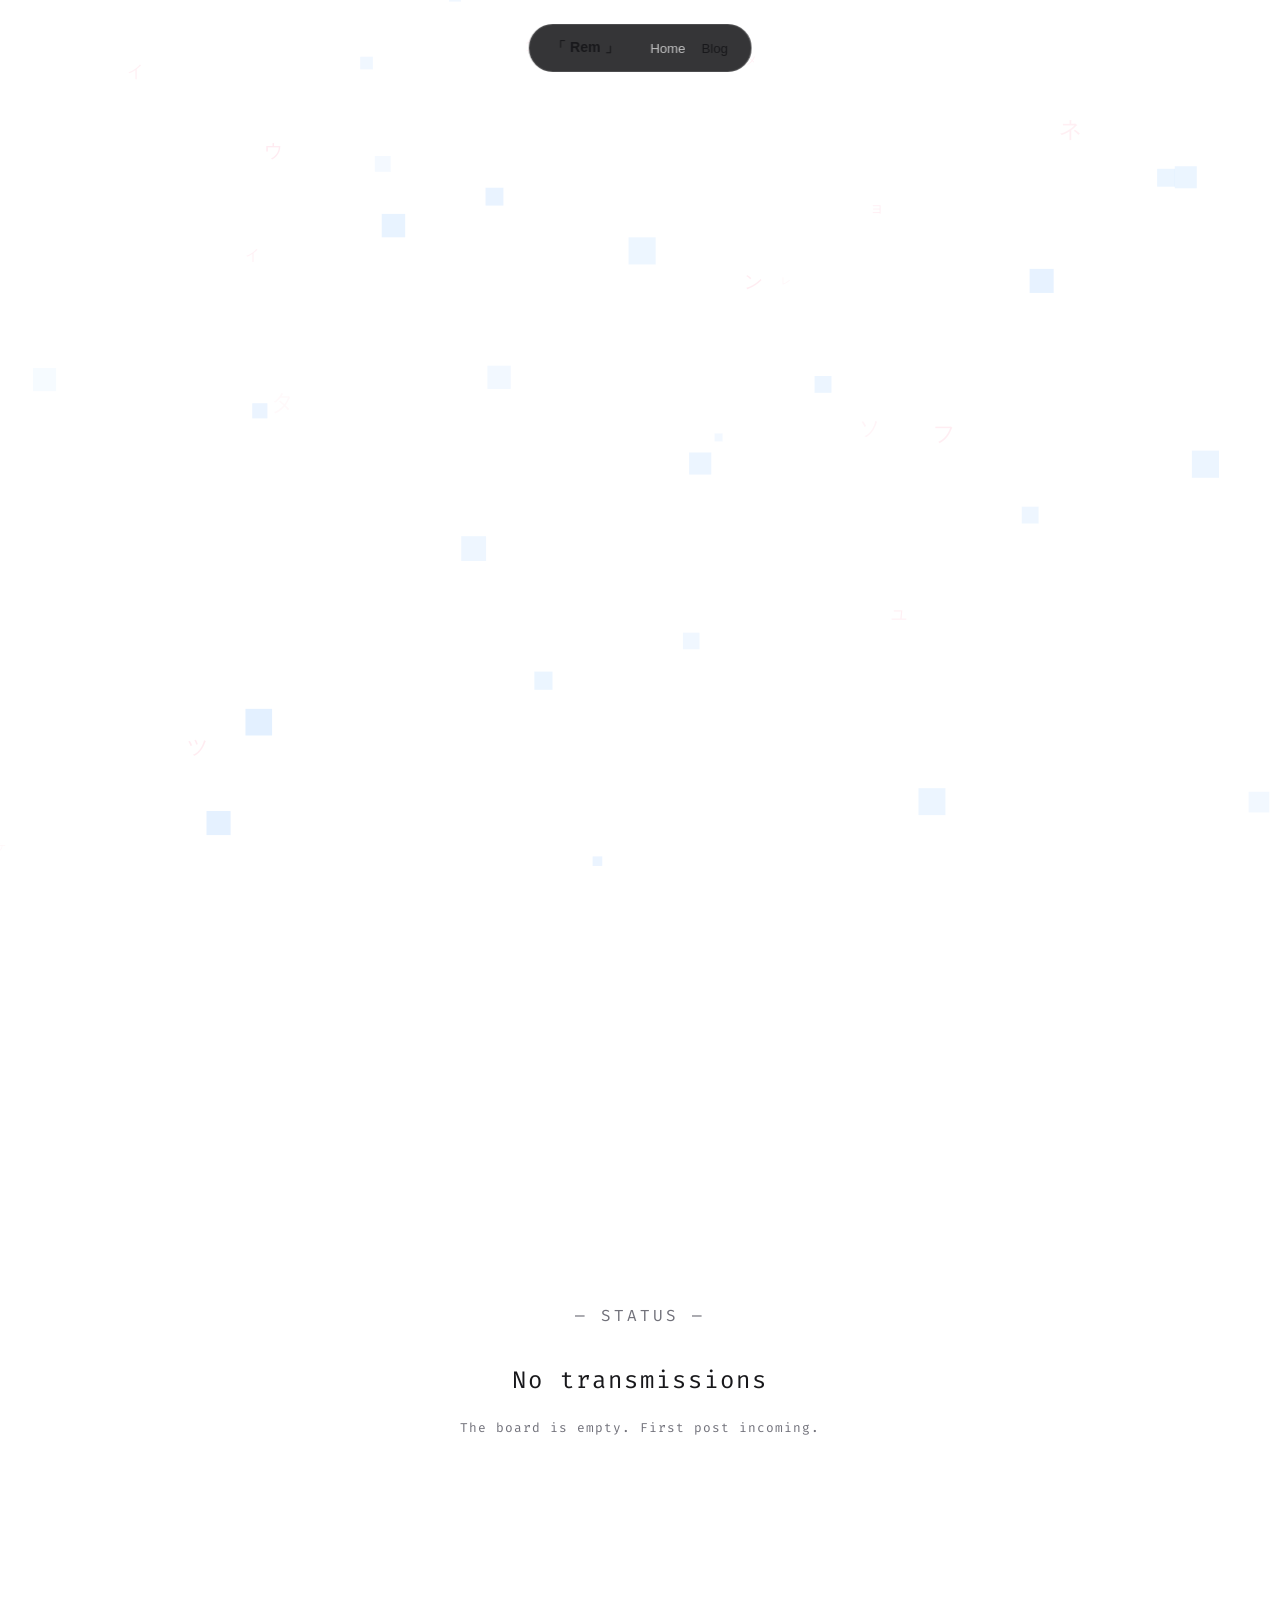
<file: blog.html>
<!DOCTYPE html>
<html lang="en">
<head>
  <meta charset="UTF-8">
  <meta name="viewport" content="width=device-width, initial-scale=1.0">
  <title>Blog | Jeremiah Laza (@remsysc)</title>
  <meta name="description" content="Technical transmissions, engineering notes, and backend development logs by Jeremiah Laza (remsysc / Rem).">
  <meta name="author" content="Jeremiah Laza">
  <meta name="robots" content="index, follow">
  <link rel="canonical" href="https://remsysc.knr-collective.workers.dev/blog.html">
  <link rel="stylesheet" href="style.css?v=20261009-perf-opt">
  <link rel="stylesheet" href="blog.css?v=20261009-perf-opt">
  <link rel="preconnect" href="https://fonts.googleapis.com">
  <link rel="preconnect" href="https://fonts.gstatic.com" crossorigin>
  <link rel="preload" as="style" href="https://fonts.googleapis.com/css2?family=Fira+Code:wght@400;600&family=Inter:wght@300;400;600;700&display=swap">
  <link rel="stylesheet" href="https://fonts.googleapis.com/css2?family=Fira+Code:wght@400;600&family=Inter:wght@300;400;600;700&display=swap" media="print" onload="this.media='all'">
  <noscript>
    <link rel="stylesheet" href="https://fonts.googleapis.com/css2?family=Fira+Code:wght@400;600&family=Inter:wght@300;400;600;700&display=swap">
  </noscript>
</head>
<body>

  <!-- Animated Background Blocks -->
  <canvas id="bg-canvas"></canvas>

  <!-- Navigation -->
  <nav class="nav">
    <a href="index.html" class="nav-brand">「 Rem 」</a>
    <ul class="nav-links">
      <li><a href="index.html">Home</a></li>
      <li><a href="blog.html" class="active">Blog</a></li>
    </ul>
  </nav>

  <!-- Blog Header -->
  <section class="blog-hero">
    <h1 class="section-title">DOLLARS</h1>
    <p class="blog-subtitle">// transmission log</p>
  </section>

  <!-- Empty State -->
  <section class="section blog-content">
    <div class="blog-empty">
      <div class="blog-empty-icon">— STATUS —</div>
      <h2>No transmissions</h2>
      <p>The board is empty. First post incoming.</p>
    </div>
  </section>

  <!-- Footer -->
  <footer class="footer">
    <p>「 crafted with dedication 」</p>
  </footer>

  <script>
    const canvas = document.getElementById('bg-canvas');
    const ctx = canvas.getContext('2d');

    function resize() {
      canvas.width = window.innerWidth;
      canvas.height = window.innerHeight;
    }

    resize();
    window.addEventListener('resize', resize);

    const blocks = [];
    const blockCount = 25;
    const glyphs = [];
    const glyphCount = 15;
    const jpChars = 'アイウエオカキクケコサシスセソタチツテトナニヌネノハヒフヘホマミムメモヤユヨラリルレロワヲン';

    for (let i = 0; i < blockCount; i++) {
      blocks.push({
        x: Math.random() * window.innerWidth,
        y: Math.random() * window.innerHeight,
        size: Math.random() * 20 + 8,
        speed: Math.random() * 0.3 + 0.1,
        opacity: Math.random() * 0.12 + 0.05,
        drift: Math.random() * 0.5 - 0.25
      });
    }

    for (let i = 0; i < glyphCount; i++) {
      glyphs.push({
        x: Math.random() * window.innerWidth,
        y: Math.random() * window.innerHeight,
        char: jpChars[Math.floor(Math.random() * jpChars.length)],
        size: Math.random() * 14 + 10,
        speed: Math.random() * 0.25 + 0.08,
        opacity: Math.random() * 0.1 + 0.04,
        drift: Math.random() * 0.4 - 0.2
      });
    }

    function animate() {
      ctx.clearRect(0, 0, canvas.width, canvas.height);

      blocks.forEach(block => {
        ctx.fillStyle = `rgba(88, 166, 255, ${block.opacity})`;
        ctx.fillRect(block.x, block.y, block.size, block.size);

        block.y -= block.speed;
        block.x += block.drift;

        if (block.y + block.size < 0) {
          block.y = canvas.height + block.size;
          block.x = Math.random() * canvas.width;
        }

        if (block.x < -block.size) block.x = canvas.width;
        if (block.x > canvas.width) block.x = -block.size;
      });

      glyphs.forEach(glyph => {
        ctx.font = `${glyph.size}px "Fira Code", monospace`;
        ctx.fillStyle = `rgba(255, 110, 150, ${glyph.opacity})`;
        ctx.fillText(glyph.char, glyph.x, glyph.y);

        glyph.y -= glyph.speed;
        glyph.x += glyph.drift;

        if (glyph.y < 0) {
          glyph.y = canvas.height + glyph.size;
          glyph.x = Math.random() * canvas.width;
          glyph.char = jpChars[Math.floor(Math.random() * jpChars.length)];
        }

        if (glyph.x < -glyph.size) glyph.x = canvas.width;
        if (glyph.x > canvas.width) glyph.x = -glyph.size;
      });

      requestAnimationFrame(animate);
    }

    animate();
  </script>

  <!-- Cloudflare Web Analytics -->
  <script type='module' src='https://static.cloudflareinsights.com/beacon.min.js' data-cf-beacon='{"token": "e163bb9cbf2c4e4dab72af9ec327b83e"}'></script>
  <!-- End Cloudflare Web Analytics -->

</body>
</html>
</file>
<file: style.css>
/* ==========================================================================
   Jeremiah Laza (@remsysc) — Technical Lead & Back-End Engineer
   KNR Collective Design System & Dossier Portfolio
   ========================================================================== */

/* --- Custom Properties & Design Tokens --- */
:root {
  /* Surfaces & Canvas */
  --bg: #ffffff;
  --bg-dark: #000000;
  --bg-dark-card: #09090b;
  --surface: #fafafa;
  --surface-2: #f4f4f5;
  --surface-dark: #121214;
  --surface-dark-2: #18181b;

  /* Borders */
  --border: #e4e4e7;
  --border-strong: #18181b;
  --border-dark: rgba(255, 255, 255, 0.12);
  --border-dark-strong: rgba(255, 255, 255, 0.28);

  /* Typography Colors */
  --text: #18181b;
  --text-strong: #000000;
  --text-muted: #71717a;
  --text-light: #ffffff;
  --text-light-muted: rgba(255, 255, 255, 0.72);
  --text-light-subtle: rgba(255, 255, 255, 0.45);

  /* Signature Electric & Brand Accents (KNR Collective x Rem Individuality) */
  --accent-cyan: #00d2ff;
  --accent-blue: #00cfff;
  --accent-purple: #7c3aed;
  --accent-pink: #e800a0;
  --gold: #d4af37;
  --gold-glow: rgba(212, 175, 55, 0.15);

  /* Electric Gradients */
  --grad-electric: #00cfff, #7c3aed, #e800a0, #7c3aed, #00cfff;
  --grad-electric-linear: linear-gradient(135deg, #00cfff, #7c3aed, #e800a0);
  --grad-electric-stripe-h: linear-gradient(to right, #00cfff, #7c3aed, #e800a0);

  /* Spacing Scale */
  --space-1: 0.25rem;
  --space-2: 0.5rem;
  --space-3: 0.75rem;
  --space-4: 1rem;
  --space-5: 1.25rem;
  --space-6: 1.5rem;
  --space-8: 2rem;
  --space-10: 2.5rem;
  --space-12: 3rem;
  --space-16: 4rem;
  --space-20: 5rem;
  --space-24: 6rem;
  --space-32: 8rem;

  /* Typography Scale */
  --font-heading: 'Geist', -apple-system, BlinkMacSystemFont, 'Segoe UI', Roboto, sans-serif;
  --font-body: 'Geist', -apple-system, BlinkMacSystemFont, 'Segoe UI', Roboto, sans-serif;
  --font-mono: 'JetBrains Mono', ui-monospace, SFMono-Regular, Menlo, Monaco, Consolas, monospace;

  --text-xs: 0.75rem;
  --text-sm: 0.875rem;
  --text-base: 1rem;
  --text-md: 1.125rem;
  --text-lg: 1.35rem;
  --text-xl: 1.75rem;
  --text-2xl: 2.5rem;
  --text-3xl: 3.75rem;
  --text-4xl: 5.5rem;

  /* Border Radii */
  --radius-sm: 4px;
  --radius-md: 8px;
  --radius-lg: 16px;
  --radius-xl: 24px;
  --radius-full: 9999px;

  /* Animation Timings */
  --ease-out: cubic-bezier(0.22, 1, 0.36, 1);
  --dur-fast: 0.2s;
  --dur-base: 0.35s;
  --dur-slow: 0.6s;

  color-scheme: dark light;
}

/* --- Base Reset & Setup --- */
*, *::before, *::after {
  box-sizing: border-box;
  margin: 0;
  padding: 0;
}

html {
  scroll-behavior: smooth;
  -webkit-font-smoothing: antialiased;
  -moz-osx-font-smoothing: grayscale;
  font-size: 16px;
  background-color: var(--bg-dark);
}

body {
  background-color: var(--bg);
  color: var(--text);
  font-family: var(--font-body);
  font-size: var(--text-base);
  line-height: 1.65;
  overflow-x: hidden;
  position: relative;
}

/* Accessibility Focus & Skip Link */
:focus-visible {
  outline: 2px solid var(--accent-cyan);
  outline-offset: 3px;
}

::selection {
  background: var(--text-strong);
  color: var(--text-light);
}

.skip-link {
  position: absolute;
  top: -100px;
  left: 1.5rem;
  background: var(--text-light);
  color: var(--bg-dark);
  padding: 0.6rem 1.2rem;
  font-weight: 600;
  font-size: var(--text-sm);
  text-decoration: none;
  border-radius: var(--radius-sm);
  z-index: 100000;
  transition: top var(--dur-fast) var(--ease-out);
}
.skip-link:focus {
  top: 1.5rem;
}

/* Containers & Structural Padding */
.section-container {
  max-width: 1320px;
  margin-inline: auto;
  padding-inline: var(--space-5);
  position: relative;
  z-index: 2;
}
@media (min-width: 640px) {
  .section-container {
    padding-inline: var(--space-8);
  }
}
@media (min-width: 1200px) {
  .section-container {
    padding-inline: var(--space-12);
  }
}

.section-pad {
  padding-block: var(--space-16);
}
@media (min-width: 768px) {
  .section-pad {
    padding-block: var(--space-20);
  }
}
@media (min-width: 1024px) {
  .section-pad {
    padding-block: var(--space-24);
  }
}

/* --- Top Loading Indicator --- */
#page-loader {
  position: fixed;
  top: 0;
  left: 0;
  width: 100%;
  height: 3px;
  background: linear-gradient(90deg, var(--accent-cyan) 0%, var(--accent-purple) 50%, var(--accent-pink) 100%);
  background-size: 200% 100%;
  animation: loader-anim 2s ease-in-out infinite;
  z-index: 99999;
}
@keyframes loader-anim {
  0% { background-position: 200% 0; }
  100% { background-position: -200% 0; }
}

/* --- Floating Capsule Header --- */
.site-header {
  position: fixed;
  top: 0;
  left: 0;
  right: 0;
  z-index: 1000;
  padding-block: var(--space-4);
  transition: padding-block var(--dur-fast) var(--ease-out), background-color var(--dur-fast);
}

.site-header.scrolled {
  padding-block: var(--space-3);
  backdrop-filter: blur(14px);
  -webkit-backdrop-filter: blur(14px);
  background-color: rgba(0, 0, 0, 0.75);
  box-shadow: 0 4px 20px rgba(0, 0, 0, 0.25);
  border-bottom: 1px solid rgba(255, 255, 255, 0.08);
}

.header-inner {
  display: flex;
  align-items: center;
  justify-content: space-between;
  gap: var(--space-6);
}

.nav-pill {
  display: flex;
  align-items: center;
  gap: var(--space-2);
  background: rgba(18, 18, 20, 0.85);
  backdrop-filter: blur(16px);
  -webkit-backdrop-filter: blur(16px);
  border: 1px solid rgba(255, 255, 255, 0.12);
  border-radius: var(--radius-full);
  padding: 6px;
  box-shadow: 0 4px 16px rgba(0, 0, 0, 0.35);
}

.wordmark {
  display: flex;
  align-items: center;
  gap: 0.5rem;
  font-family: var(--font-heading);
  font-size: var(--text-sm);
  font-weight: 700;
  color: var(--text-light);
  padding-inline: var(--space-4);
  padding-block: var(--space-2);
  text-decoration: none;
  letter-spacing: -0.02em;
  white-space: nowrap;
  transition: opacity var(--dur-fast) var(--ease-out);
}
.wordmark:hover {
  opacity: 0.8;
}
.wordmark-badge {
  font-family: var(--font-mono);
  font-size: var(--text-xs);
  color: var(--accent-cyan);
  background: rgba(0, 210, 255, 0.12);
  border: 1px solid rgba(0, 210, 255, 0.3);
  padding: 2px 6px;
  border-radius: var(--radius-sm);
  font-weight: 600;
}

.nav-list {
  display: flex;
  align-items: center;
  gap: var(--space-1);
  list-style: none;
}

.nav-link {
  display: block;
  font-family: var(--font-body);
  font-size: var(--text-sm);
  color: var(--text-light-muted);
  font-weight: 500;
  padding: var(--space-2) var(--space-4);
  border-radius: var(--radius-full);
  text-decoration: none;
  transition: all var(--dur-fast) var(--ease-out);
  white-space: nowrap;
}
.nav-link:hover,
.nav-link.active {
  color: var(--text-light);
  background: rgba(255, 255, 255, 0.12);
}

/* Expanding CTA Button */
.cta-pills {
  display: flex;
  align-items: center;
  gap: var(--space-2);
}

.cta-btn {
  display: inline-flex;
  align-items: center;
  justify-content: center;
  gap: var(--space-2);
  height: 42px;
  min-width: 42px;
  padding: 0 var(--space-4);
  border-radius: var(--radius-full);
  background: var(--text-light);
  color: var(--bg-dark);
  font-family: var(--font-body);
  font-size: var(--text-sm);
  font-weight: 600;
  text-decoration: none;
  overflow: hidden;
  white-space: nowrap;
  box-shadow: 0 4px 14px rgba(255, 255, 255, 0.2);
  transition: all var(--dur-fast) var(--ease-out);
}
.cta-btn:hover {
  transform: translateY(-2px) scale(1.03);
  box-shadow: 0 6px 20px rgba(255, 255, 255, 0.35);
}

.cta-icon {
  font-size: var(--text-md);
  line-height: 1;
  display: flex;
  align-items: center;
  justify-content: center;
  flex-shrink: 0;
}

.cta-text {
  opacity: 0;
  max-width: 0;
  transition: all var(--dur-base) var(--ease-out);
  overflow: hidden;
  white-space: nowrap;
}
.site-header.show-cta-text .cta-text {
  opacity: 1;
  max-width: 130px;
}

/* Mobile Hamburger Menu */
.mobile-menu-btn {
  display: none;
  cursor: pointer;
  padding: var(--space-2);
  margin-left: var(--space-2);
  background: none;
  border: none;
  flex-direction: column;
  gap: 5px;
}
.hamburger-line {
  display: block;
  width: 20px;
  height: 2px;
  background: var(--text-light);
  border-radius: 2px;
  transition: transform var(--dur-fast) var(--ease-out), opacity var(--dur-fast);
}

.mobile-nav {
  position: absolute;
  top: 100%;
  left: 0;
  right: 0;
  background: rgba(10, 10, 12, 0.98);
  backdrop-filter: blur(20px);
  border-top: 1px solid rgba(255, 255, 255, 0.1);
  border-bottom: 1px solid rgba(255, 255, 255, 0.1);
}
.mobile-nav ul {
  list-style: none;
  display: flex;
  flex-direction: column;
  gap: var(--space-4);
  padding: var(--space-6);
}
.mobile-nav-link {
  font-family: var(--font-body);
  font-size: var(--text-md);
  color: var(--text-light-muted);
  text-decoration: none;
  font-weight: 500;
  transition: color var(--dur-fast);
}
.mobile-nav-link:hover {
  color: var(--text-light);
}
.mobile-nav-cta {
  font-family: var(--font-body);
  font-size: var(--text-md);
  color: var(--accent-cyan);
  font-weight: 600;
  text-decoration: none;
}

@media (max-width: 860px) {
  .nav-list,
  .cta-pills {
    display: none;
  }
  .mobile-menu-btn {
    display: flex;
  }
  .wordmark {
    padding-inline: var(--space-3);
  }
}

/* --- Hero Section (Dark, Cinematic & Technical) --- */
.hero {
  background: var(--bg-dark);
  min-height: 100vh;
  min-height: 100dvh;
  display: flex;
  flex-direction: column;
  justify-content: center;
  position: relative;
  overflow: hidden;
  padding-top: max(88px, 10vh);
  padding-bottom: max(2rem, 5vh);
  box-sizing: border-box;
}

/* Ambient Radial Lights behind Hero */
.hero::before {
  content: "";
  position: absolute;
  top: 0;
  right: 0;
  width: 65%;
  height: 65%;
  background: radial-gradient(50% 40% at 80% 20%, rgba(0, 210, 255, 0.14) 0%, rgba(124, 58, 237, 0.08) 35%, transparent 70%);
  pointer-events: none;
  z-index: 0;
  animation: hero-gradient-drift 10s ease-in-out infinite alternate;
}
.hero::after {
  content: "";
  position: absolute;
  bottom: 0;
  left: 0;
  width: 55%;
  height: 55%;
  background: radial-gradient(45% 35% at 20% 80%, rgba(212, 175, 55, 0.12) 0%, rgba(0, 210, 255, 0.05) 40%, transparent 70%);
  pointer-events: none;
  z-index: 0;
  animation: hero-gradient-drift 12s ease-in-out infinite alternate-reverse;
}
@keyframes hero-gradient-drift {
  0% { transform: scale(1) translate(0, 0); }
  100% { transform: scale(1.08) translate(-20px, 15px); }
}

.hero-inner {
  display: grid;
  grid-template-columns: 1.25fr 1fr;
  align-items: center;
  gap: var(--space-12);
  position: relative;
  z-index: 1;
  width: 100%;
}
@media (max-width: 990px) {
  .hero {
    min-height: 100vh;
    min-height: 100dvh;
    padding-top: 100px;
    padding-bottom: var(--space-12);
    justify-content: flex-start;
  }
  .hero-inner {
    grid-template-columns: 1fr;
    gap: var(--space-8);
    padding-top: var(--space-4);
  }
}

.hero-content {
  display: flex;
  flex-direction: column;
  align-items: flex-start;
}

/* KNR Brand Pill */
.brand-pill {
  display: inline-flex;
  align-items: center;
  gap: var(--space-4);
  border: 1.5px solid var(--text-light);
  border-radius: var(--radius-full);
  padding: var(--space-3) var(--space-6);
  margin-bottom: var(--space-6);
  background: rgba(255, 255, 255, 0.03);
  backdrop-filter: blur(8px);
}
.pill-text {
  font-family: var(--font-body);
  font-size: var(--text-sm);
  color: var(--text-light);
  font-weight: 500;
  letter-spacing: -0.01em;
}
.pill-dots {
  display: flex;
  gap: 6px;
}
.dot {
  width: 10px;
  height: 10px;
  border-radius: 50%;
  border: 1.5px solid var(--text-light);
  background: transparent;
}
.dot:first-child {
  background: var(--accent-cyan);
  border-color: var(--accent-cyan);
  box-shadow: 0 0 8px var(--accent-cyan);
}

/* Headline with clamp */
.hero-headline {
  font-family: var(--font-heading);
  font-size: clamp(3.25rem, 8vw, 6.25rem);
  letter-spacing: -0.045em;
  color: var(--text-light);
  font-weight: 400;
  line-height: 0.95;
  margin-bottom: var(--space-6);
}
.hero-line {
  display: block;
}
.hero-line--bold {
  font-weight: 700;
  color: #ffffff;
  background: linear-gradient(180deg, #ffffff 60%, rgba(255, 255, 255, 0.75) 100%);
  -webkit-background-clip: text;
  -webkit-text-fill-color: transparent;
}

.hero-sub {
  font-family: var(--font-body);
  font-size: clamp(var(--text-base), 1.6vw, var(--text-md));
  color: var(--text-light-muted);
  line-height: 1.6;
  max-width: 58ch;
  margin-bottom: var(--space-8);
}
.hero-sub strong {
  color: var(--text-light);
  font-weight: 600;
}

.hero-actions {
  display: flex;
  align-items: center;
  gap: var(--space-5);
  margin-bottom: var(--space-8);
  flex-wrap: wrap;
}

.btn-primary {
  display: inline-flex;
  align-items: center;
  gap: var(--space-2);
  min-height: 52px;
  padding: 0 var(--space-8);
  border-radius: var(--radius-full);
  background: var(--text-light);
  color: var(--bg-dark);
  font-family: var(--font-body);
  font-size: var(--text-base);
  font-weight: 600;
  text-decoration: none;
  box-shadow: 0 4px 14px rgba(255, 255, 255, 0.22);
  transition: all var(--dur-base) var(--ease-out);
}
.btn-primary:hover {
  transform: translateY(-2px);
  box-shadow: 0 8px 24px rgba(255, 255, 255, 0.4);
}

.btn-secondary {
  font-family: var(--font-body);
  font-size: var(--text-base);
  color: var(--text-light-muted);
  font-weight: 500;
  text-decoration: underline rgba(255, 255, 255, 0.35);
  text-underline-offset: 5px;
  transition: all var(--dur-fast) var(--ease-out);
}
.btn-secondary:hover {
  color: var(--text-light);
  text-decoration-color: var(--text-light);
}

.trust-line {
  display: flex;
  align-items: center;
  gap: var(--space-3);
  margin-bottom: var(--space-6);
  flex-wrap: wrap;
}
.trust-item {
  font-family: var(--font-mono);
  font-size: var(--text-xs);
  color: var(--text-light-muted);
  letter-spacing: 0.05em;
  text-transform: uppercase;
}
.trust-separator {
  color: rgba(255, 255, 255, 0.3);
  font-size: var(--text-xs);
}

.hero-tag {
  font-family: var(--font-mono);
  font-size: var(--text-xs);
  color: var(--accent-cyan);
  letter-spacing: 0.05em;
}

/* --- Hero Right: Rem Dossier Card (KNR Polygon + Stamp Style) --- */
.hero-visual {
  display: flex;
  justify-content: center;
  align-items: center;
  position: relative;
}

.hero-dossier-card {
  width: 100%;
  max-width: 480px;
  background: rgba(18, 18, 20, 0.65);
  backdrop-filter: blur(20px);
  border: 1px solid rgba(255, 255, 255, 0.15);
  clip-path: polygon(0 0, calc(100% - 24px) 0, 100% 24px, 100% 100%, 24px 100%, 0 calc(100% - 24px));
  box-shadow: inset 0 0 0 2px rgba(255, 255, 255, 0.1), 0 20px 50px rgba(0, 0, 0, 0.6);
  padding: var(--space-8);
  display: flex;
  flex-direction: column;
  gap: var(--space-6);
  position: relative;
  transition: all var(--dur-base) var(--ease-out);
}
.hero-dossier-card::after {
  content: "";
  position: absolute;
  top: 0;
  left: 0;
  right: 0;
  height: 3px;
  background: var(--grad-electric-stripe-h);
  clip-path: polygon(0 0, calc(100% - 24px) 0, 100% 100%, 0 100%);
  opacity: 0.9;
}
.hero-dossier-card:hover {
  background: rgba(22, 22, 26, 0.85);
  border-color: rgba(255, 255, 255, 0.3);
  box-shadow: inset 0 0 0 2px rgba(255, 255, 255, 0.25), 0 24px 60px rgba(0, 0, 0, 0.8);
  transform: translateY(-4px);
}

.dossier-top {
  display: flex;
  align-items: center;
  justify-content: space-between;
  gap: var(--space-4);
  border-bottom: 1px solid rgba(255, 255, 255, 0.08);
  padding-bottom: var(--space-5);
}

.nickname-stamp {
  font-family: var(--font-heading);
  font-size: 3.5rem;
  font-weight: 900;
  letter-spacing: -0.06em;
  color: var(--text-light);
  line-height: 0.9;
  text-transform: uppercase;
}
.nickname-sub {
  display: block;
  font-family: var(--font-mono);
  font-size: var(--text-xs);
  color: var(--accent-cyan);
  letter-spacing: 0.05em;
  text-transform: lowercase;
  margin-top: 6px;
}

.dossier-avatar-wrap {
  width: 130px;
  height: 130px;
  border-radius: 50%;
  border: 3px dashed rgba(255, 255, 255, 0.35);
  padding: 4px;
  position: relative;
  flex-shrink: 0;
  transition: border-color var(--dur-fast);
}
.hero-dossier-card:hover .dossier-avatar-wrap {
  border-color: var(--accent-cyan);
}
.dossier-avatar-img {
  width: 100%;
  height: 100%;
  object-fit: cover;
  border-radius: 50%;
  filter: none;
  transition: transform var(--dur-base) var(--ease-out);
}
.hero-dossier-card:hover .dossier-avatar-img {
  transform: scale(1.04);
}

.dossier-info {
  display: flex;
  flex-direction: column;
  gap: var(--space-3);
}

.dossier-node-status {
  display: inline-flex;
  align-items: center;
  gap: 8px;
  font-family: var(--font-mono);
  font-size: var(--text-xs);
  color: #4ade80;
  background: rgba(74, 222, 128, 0.1);
  border: 1px solid rgba(74, 222, 128, 0.25);
  padding: 4px 10px;
  border-radius: var(--radius-full);
  width: fit-content;
}
.status-pulse-dot {
  width: 8px;
  height: 8px;
  background: #4ade80;
  border-radius: 50%;
  box-shadow: 0 0 10px #4ade80;
  animation: pulse-dot 1.8s infinite;
}
@keyframes pulse-dot {
  0%, 100% { opacity: 1; transform: scale(1); }
  50% { opacity: 0.4; transform: scale(0.85); }
}

.dossier-name {
  font-family: var(--font-heading);
  font-size: var(--text-xl);
  font-weight: 700;
  color: var(--text-light);
  letter-spacing: -0.02em;
}

.dossier-meta-grid {
  display: grid;
  grid-template-columns: repeat(2, 1fr);
  gap: var(--space-3);
  margin-top: var(--space-2);
}
.dossier-meta-item {
  display: flex;
  flex-direction: column;
  gap: 2px;
}
.dossier-meta-label {
  font-family: var(--font-mono);
  font-size: 0.7rem;
  color: var(--text-light-subtle);
  text-transform: uppercase;
  letter-spacing: 0.08em;
}
.dossier-meta-val {
  font-family: var(--font-body);
  font-size: var(--text-sm);
  color: var(--text-light);
  font-weight: 500;
}

.dossier-links {
  display: flex;
  gap: var(--space-2);
  flex-wrap: wrap;
  margin-top: var(--space-2);
}
.dossier-link {
  font-family: var(--font-mono);
  font-size: var(--text-xs);
  color: var(--text-light);
  background: rgba(255, 255, 255, 0.08);
  border: 1px solid rgba(255, 255, 255, 0.15);
  border-radius: var(--radius-sm);
  padding: 4px 10px;
  text-decoration: none;
  transition: all var(--dur-fast);
}
.dossier-link:hover {
  background: rgba(255, 255, 255, 0.2);
  border-color: var(--text-light);
  color: #fff;
}

/* --- Section Headers & Badges --- */
.section-header {
  max-width: 760px;
  margin-bottom: var(--space-12);
  position: relative;
  z-index: 2;
}

.header-badge {
  font-family: var(--font-mono);
  font-size: var(--text-xs);
  text-transform: uppercase;
  letter-spacing: 0.12em;
  color: var(--text-muted);
  border: 1px solid var(--border);
  border-radius: var(--radius-full);
  padding: var(--space-2) var(--space-4);
  margin-bottom: var(--space-4);
  background: #ffffff;
  font-weight: 600;
  display: inline-block;
}

.section-title {
  font-family: var(--font-heading);
  font-size: clamp(2rem, 5vw, 3.25rem);
  font-weight: 700;
  color: var(--text-strong);
  letter-spacing: -0.035em;
  line-height: 1.1;
  margin-bottom: var(--space-3);
}

.section-desc {
  font-family: var(--font-body);
  font-size: var(--text-md);
  color: var(--text-muted);
  line-height: 1.6;
}

/* --- Section 01: Featured Venture (KNR Collective Spotlight) --- */
.venture-section {
  background: var(--surface);
  border-top: 1px solid var(--border);
  border-bottom: 1px solid var(--border);
  position: relative;
}

.venture-spotlight-card {
  background: #ffffff;
  border: 2px solid var(--border-strong);
  border-radius: var(--radius-xl);
  padding: var(--space-10);
  box-shadow: 0 10px 30px rgba(0, 0, 0, 0.04);
  position: relative;
  overflow: hidden;
}
@media (max-width: 640px) {
  .venture-spotlight-card {
    padding: var(--space-6);
  }
}

.venture-hero-row {
  display: flex;
  align-items: flex-start;
  justify-content: space-between;
  gap: var(--space-6);
  flex-wrap: wrap;
  margin-bottom: var(--space-6);
}

.venture-title-area {
  display: flex;
  flex-direction: column;
  gap: var(--space-2);
}

.venture-badges {
  display: flex;
  gap: var(--space-2);
  align-items: center;
}
.venture-live-badge {
  font-family: var(--font-mono);
  font-size: var(--text-xs);
  color: #15803d;
  background: #dcfce7;
  border: 1px solid #86efac;
  border-radius: var(--radius-full);
  padding: 2px 10px;
  font-weight: 600;
}

.venture-name {
  font-family: var(--font-heading);
  font-size: clamp(2rem, 4vw, 2.75rem);
  font-weight: 800;
  letter-spacing: -0.03em;
  color: var(--text-strong);
}

.venture-tagline {
  font-family: var(--font-mono);
  font-size: var(--text-sm);
  color: var(--text-muted);
  font-style: italic;
}

.venture-external-btn {
  display: inline-flex;
  align-items: center;
  gap: var(--space-2);
  background: var(--text-strong);
  color: #fff;
  border-radius: var(--radius-full);
  padding: 0 var(--space-6);
  height: 48px;
  font-family: var(--font-body);
  font-size: var(--text-sm);
  font-weight: 600;
  text-decoration: none;
  transition: all var(--dur-fast) var(--ease-out);
  box-shadow: 0 4px 12px rgba(0, 0, 0, 0.15);
}
.venture-external-btn:hover {
  transform: translateY(-2px);
  box-shadow: 0 8px 20px rgba(0, 0, 0, 0.25);
}

.venture-summary {
  font-family: var(--font-body);
  font-size: var(--text-base);
  color: #3f3f46;
  max-width: 80ch;
  line-height: 1.7;
  margin-bottom: var(--space-8);
}

/* 4 Pillars Grid inside Venture */
.pillars-grid {
  display: grid;
  grid-template-columns: repeat(auto-fit, minmax(260px, 1fr));
  gap: var(--space-5);
}

.pillar-card {
  background: var(--surface);
  border: 1px solid var(--border);
  border-radius: var(--radius-lg);
  padding: var(--space-6);
  display: flex;
  flex-direction: column;
  gap: var(--space-3);
  transition: all var(--dur-fast) var(--ease-out);
}
.pillar-card:hover {
  border-color: var(--text-strong);
  transform: translateY(-2px);
  box-shadow: 0 6px 18px rgba(0, 0, 0, 0.05);
}

.pillar-header {
  display: flex;
  align-items: center;
  gap: var(--space-3);
}
.pillar-icon-wrap {
  width: 36px;
  height: 36px;
  border-radius: var(--radius-md);
  background: var(--text-strong);
  color: #fff;
  display: flex;
  align-items: center;
  justify-content: center;
}
.pillar-title {
  font-family: var(--font-heading);
  font-size: var(--text-base);
  font-weight: 700;
  color: var(--text-strong);
}
.pillar-desc {
  font-family: var(--font-body);
  font-size: var(--text-sm);
  color: var(--text-muted);
  line-height: 1.6;
}

/* --- Section 02: Core Capabilities (Dashed Interactive Cards) --- */
.capabilities-section {
  background: #ffffff;
}

.capabilities-grid {
  display: grid;
  grid-template-columns: repeat(auto-fit, minmax(320px, 1fr));
  gap: var(--space-6);
}
@media (max-width: 640px) {
  .capabilities-grid {
    grid-template-columns: 1fr;
  }
}

.service-card {
  border: 3px dashed var(--border-strong);
  border-radius: var(--radius-lg);
  padding: var(--space-8);
  background: #ffffff;
  display: flex;
  flex-direction: column;
  justify-content: space-between;
  min-height: 280px;
  position: relative;
  cursor: default;
  transition: all var(--dur-base) var(--ease-out);
}
.service-card:hover {
  border-style: solid;
  border-color: var(--text-strong);
  transform: translateY(-4px);
  box-shadow: 0 16px 40px rgba(0, 0, 0, 0.08);
}

.card-top {
  display: flex;
  align-items: center;
  justify-content: space-between;
  margin-bottom: var(--space-5);
}

.service-index {
  font-family: var(--font-mono);
  font-size: var(--text-xs);
  color: var(--text-muted);
  background: var(--surface-2);
  border: 1px solid var(--border);
  border-radius: var(--radius-full);
  padding: 4px 10px;
  font-weight: 600;
}

.card-arrow {
  width: 22px;
  height: 22px;
  color: var(--text-strong);
  opacity: 0;
  transform: translate(4px, -4px);
  transition: all var(--dur-base) var(--ease-out);
}
.service-card:hover .card-arrow {
  opacity: 1;
  transform: translate(0, 0);
}

.service-title {
  font-family: var(--font-heading);
  font-size: var(--text-lg);
  font-weight: 700;
  letter-spacing: -0.02em;
  color: var(--text-strong);
  margin-bottom: var(--space-3);
}

.service-desc {
  font-family: var(--font-body);
  font-size: var(--text-sm);
  color: var(--text-muted);
  line-height: 1.65;
  margin-bottom: var(--space-6);
}

.service-tags {
  display: flex;
  flex-wrap: wrap;
  gap: var(--space-2);
  margin-top: auto;
}
.service-tag {
  font-family: var(--font-mono);
  font-size: var(--text-xs);
  background: var(--surface);
  border: 1px solid var(--border);
  border-radius: var(--radius-sm);
  padding: 4px 8px;
  color: var(--text);
  font-weight: 500;
}

/* --- Section 03: Tech Stack Marquee (Pitch Black KNR Marquee) --- */
.tech-stack-section {
  background: var(--bg-dark);
  padding-block: var(--space-16);
  position: relative;
  overflow: hidden;
  border-top: 1px solid rgba(255, 255, 255, 0.1);
  border-bottom: 1px solid rgba(255, 255, 255, 0.1);
}

.tech-header-center {
  text-align: center;
  max-width: 680px;
  margin-inline: auto;
  margin-bottom: var(--space-10);
}
.tech-header-center .header-badge {
  background: rgba(255, 255, 255, 0.08);
  border-color: rgba(255, 255, 255, 0.15);
  color: var(--text-light-muted);
}
.tech-header-center .section-title {
  color: var(--text-light);
}
.tech-header-center .section-desc {
  color: var(--text-light-muted);
}

.marquee-container {
  width: 100%;
  position: relative;
  overflow: hidden;
  margin-bottom: var(--space-8);
  mask-image: linear-gradient(to right, transparent, black 10%, black 90%, transparent);
  -webkit-mask-image: linear-gradient(to right, transparent, black 10%, black 90%, transparent);
}

.marquee-track {
  display: flex;
  gap: var(--space-6);
  white-space: nowrap;
  width: max-content;
  animation: marquee-scroll 45s linear infinite;
}
.marquee-track.reverse {
  animation: marquee-scroll-reverse 45s linear infinite;
}

@keyframes marquee-scroll {
  0% { transform: translateX(0); }
  100% { transform: translateX(-50%); }
}
@keyframes marquee-scroll-reverse {
  0% { transform: translateX(-50%); }
  100% { transform: translateX(0); }
}

.marquee-container:hover .marquee-track {
  animation-play-state: paused;
}

.tech-item {
  display: inline-flex;
  align-items: center;
  gap: var(--space-3);
  font-family: var(--font-mono);
  font-size: var(--text-sm);
  color: #ffffff;
  text-transform: uppercase;
  letter-spacing: 0.08em;
  padding: var(--space-3) var(--space-5);
  background: rgba(255, 255, 255, 0.04);
  border: 1px solid rgba(255, 255, 255, 0.1);
  border-radius: var(--radius-sm);
  flex-shrink: 0;
  transition: all var(--dur-fast);
}
.tech-item:hover {
  background: rgba(255, 255, 255, 0.15);
  border-color: var(--accent-cyan);
  transform: translateY(-2px);
  box-shadow: 0 4px 16px rgba(0, 210, 255, 0.2);
}
.tech-icon {
  display: flex;
  align-items: center;
  color: var(--accent-cyan);
}
.tech-icon svg {
  width: 18px;
  height: 18px;
}

/* Categorized Stack Grid below marquee */
.stack-category-grid {
  display: grid;
  grid-template-columns: repeat(auto-fit, minmax(280px, 1fr));
  gap: var(--space-5);
  margin-top: var(--space-10);
}
.stack-card {
  background: rgba(255, 255, 255, 0.03);
  border: 1px solid rgba(255, 255, 255, 0.1);
  border-radius: var(--radius-lg);
  padding: var(--space-6);
  display: flex;
  flex-direction: column;
  gap: var(--space-4);
  transition: all var(--dur-fast);
}
.stack-card:hover {
  background: rgba(255, 255, 255, 0.06);
  border-color: rgba(255, 255, 255, 0.25);
}
.stack-card-title {
  font-family: var(--font-heading);
  font-size: var(--text-base);
  color: var(--text-light);
  font-weight: 700;
  display: flex;
  align-items: center;
  gap: var(--space-2);
}
.stack-card-title svg {
  color: var(--accent-cyan);
}
.stack-pill-wrap {
  display: flex;
  flex-wrap: wrap;
  gap: var(--space-2);
}
.stack-pill {
  font-family: var(--font-mono);
  font-size: var(--text-xs);
  color: var(--text-light-muted);
  background: rgba(255, 255, 255, 0.06);
  border: 1px solid rgba(255, 255, 255, 0.08);
  border-radius: var(--radius-sm);
  padding: 3px 8px;
}

/* --- Section 04: Featured Systems (Projects / Deliverables) --- */
.projects-section {
  background: var(--surface);
}

.projects-grid {
  display: grid;
  grid-template-columns: repeat(auto-fit, minmax(360px, 1fr));
  gap: var(--space-6);
}
@media (max-width: 640px) {
  .projects-grid {
    grid-template-columns: 1fr;
  }
}

.project-card {
  background: #ffffff;
  border: 1.5px solid var(--border);
  border-radius: var(--radius-lg);
  padding: var(--space-8);
  display: flex;
  flex-direction: column;
  justify-content: space-between;
  text-decoration: none;
  color: inherit;
  transition: all var(--dur-base) var(--ease-out);
  position: relative;
  overflow: hidden;
}
.project-card:hover {
  border-color: var(--text-strong);
  transform: translateY(-4px);
  box-shadow: 0 16px 40px rgba(0, 0, 0, 0.09);
}

/* Flagship Project Card Styling */
.project-card-flagship {
  grid-column: 1 / -1;
  border: 2px solid var(--border-strong);
  background: linear-gradient(135deg, #ffffff 0%, #fafafa 100%);
}
.project-card-flagship::before {
  content: "";
  position: absolute;
  top: 0;
  left: 0;
  right: 0;
  height: 4px;
  background: var(--grad-electric-stripe-h);
}

.project-top-row {
  display: flex;
  align-items: center;
  justify-content: space-between;
  margin-bottom: var(--space-4);
}
.project-type-tag {
  font-family: var(--font-mono);
  font-size: var(--text-xs);
  color: var(--text-muted);
  background: var(--surface-2);
  border: 1px solid var(--border);
  border-radius: var(--radius-full);
  padding: 3px 10px;
  font-weight: 600;
  text-transform: uppercase;
  letter-spacing: 0.05em;
}
.project-arrow {
  color: var(--text-strong);
  transition: transform var(--dur-fast);
}
.project-card:hover .project-arrow {
  transform: translate(2px, -2px);
}

.project-title {
  font-family: var(--font-heading);
  font-size: var(--text-xl);
  font-weight: 700;
  color: var(--text-strong);
  letter-spacing: -0.02em;
  margin-bottom: var(--space-3);
}

.project-desc {
  font-family: var(--font-body);
  font-size: var(--text-sm);
  color: var(--text-muted);
  line-height: 1.65;
  margin-bottom: var(--space-6);
}

.project-tags {
  display: flex;
  flex-wrap: wrap;
  gap: var(--space-2);
  margin-top: auto;
}
.project-tag {
  font-family: var(--font-mono);
  font-size: var(--text-xs);
  background: var(--surface);
  border: 1px solid var(--border);
  border-radius: var(--radius-sm);
  padding: 4px 8px;
  color: var(--text);
  font-weight: 500;
}

/* --- Section 05: Engineering Journey (Timeline / Process Style) --- */
.journey-section {
  background: #ffffff;
  position: relative;
}

.timeline-track {
  max-width: 900px;
  margin-inline: auto;
  padding-block: var(--space-8);
  position: relative;
}
.timeline-track::before {
  content: "";
  position: absolute;
  top: 0;
  bottom: 0;
  left: 50%;
  width: 2px;
  background: var(--border);
  transform: translateX(-50%);
}

.timeline-card {
  background: var(--surface);
  border: 1.5px solid var(--border);
  border-radius: var(--radius-lg);
  padding: var(--space-8);
  width: calc(50% - var(--space-10));
  margin-bottom: var(--space-12);
  display: flex;
  flex-direction: column;
  gap: var(--space-4);
  position: relative;
  transition: all var(--dur-base) var(--ease-out);
}

.timeline-card[data-step="1"],
.timeline-card[data-step="3"] {
  margin-right: auto;
}
.timeline-card[data-step="2"],
.timeline-card[data-step="4"] {
  margin-left: auto;
}
.timeline-card[data-step="4"] {
  margin-bottom: 0;
}

/* Center node diamond icon */
.step-node-center {
  position: absolute;
  top: 50%;
  width: 44px;
  height: 44px;
  background: var(--text-strong);
  border: 4px solid #ffffff;
  border-radius: var(--radius-md);
  color: #fff;
  display: flex;
  align-items: center;
  justify-content: center;
  z-index: 10;
  transform: translateY(-50%);
  transition: transform var(--dur-base) var(--ease-out), background-color var(--dur-fast);
}
.step-node-center:hover {
  transform: translateY(-50%) rotate(45deg);
}

.timeline-card[data-step="1"] .step-node-center,
.timeline-card[data-step="3"] .step-node-center {
  right: calc(-1 * var(--space-10) - 22px);
}
.timeline-card[data-step="2"] .step-node-center,
.timeline-card[data-step="4"] .step-node-center {
  left: calc(-1 * var(--space-10) - 22px);
}

/* Connecting Horizontal Line */
.timeline-card::before {
  content: "";
  position: absolute;
  top: 50%;
  height: 2px;
  background: var(--border);
  width: var(--space-10);
  transform: translateY(-50%);
}
.timeline-card[data-step="1"]::before,
.timeline-card[data-step="3"]::before {
  left: 100%;
}
.timeline-card[data-step="2"]::before,
.timeline-card[data-step="4"]::before {
  right: 100%;
}

.timeline-card:hover {
  background: #000000;
  border-color: #ffffff;
  color: #ffffff;
  transform: translateY(-4px);
  box-shadow: 0 16px 40px rgba(0, 0, 0, 0.2);
}
.timeline-card:hover .timeline-step-title,
.timeline-card:hover .timeline-step-timeframe,
.timeline-card:hover .timeline-step-desc {
  color: #ffffff;
}
.timeline-card:hover .timeline-step-desc {
  opacity: 0.9;
}
.timeline-card:hover .timeline-step-index {
  background: #ffffff;
  color: #000000;
}
.timeline-card:hover .step-node-center {
  background: #ffffff;
  border-color: #000000;
  color: #000000;
}

.timeline-header-row {
  display: flex;
  align-items: center;
  justify-content: space-between;
}
.timeline-step-index {
  font-family: var(--font-mono);
  font-size: var(--text-xs);
  color: var(--text-muted);
  border: 1px solid var(--border);
  border-radius: var(--radius-full);
  padding: 3px 10px;
  background: #fff;
  font-weight: 600;
}
.timeline-step-timeframe {
  font-family: var(--font-mono);
  font-size: var(--text-xs);
  color: var(--text-muted);
}
.timeline-step-title {
  font-family: var(--font-heading);
  font-size: var(--text-lg);
  font-weight: 700;
  color: var(--text-strong);
  letter-spacing: -0.02em;
}
.timeline-step-desc {
  font-family: var(--font-body);
  font-size: var(--text-sm);
  color: var(--text-muted);
  line-height: 1.65;
}

@media (max-width: 768px) {
  .timeline-track::before {
    display: none;
  }
  .timeline-card {
    width: 100%;
    margin-left: 0 !important;
    margin-right: 0 !important;
    margin-bottom: var(--space-8);
  }
  .step-node-center,
  .timeline-card::before {
    display: none;
  }
}

/* --- Section 06: Principles (Circular Principle Badges) --- */
.principles-section {
  background: var(--surface);
  border-top: 1px solid var(--border);
}

.principles-wrapper {
  max-width: 900px;
  margin-inline: auto;
  text-align: center;
}

.principles-grid {
  display: flex;
  justify-content: center;
  align-items: center;
  gap: var(--space-8);
  flex-wrap: wrap;
  margin-top: var(--space-8);
}

.principle-circle {
  display: flex;
  flex-direction: column;
  align-items: center;
  gap: var(--space-4);
  cursor: pointer;
  transition: all var(--dur-base) var(--ease-out);
}
.principle-circle:hover {
  transform: translateY(-4px);
}

.principle-icon-wrap {
  width: 84px;
  height: 84px;
  border-radius: 50%;
  border: 2px solid var(--border);
  background: #ffffff;
  display: flex;
  align-items: center;
  justify-content: center;
  color: var(--text-strong);
  transition: all var(--dur-base) var(--ease-out);
}
.principle-circle:hover .principle-icon-wrap {
  border-color: var(--text-strong);
  box-shadow: 0 8px 30px rgba(0, 0, 0, 0.12);
}
.principle-icon-wrap svg {
  width: 32px;
  height: 32px;
}

.principle-title {
  font-family: var(--font-heading);
  font-size: var(--text-sm);
  font-weight: 700;
  color: var(--text-strong);
  letter-spacing: -0.01em;
}

/* Interactive Floating Tooltip */
.tooltip {
  position: fixed;
  z-index: 10000;
  pointer-events: none;
  opacity: 0;
  transform: translateY(8px);
  transition: all var(--dur-fast) var(--ease-out);
}
.tooltip.visible {
  opacity: 1;
  transform: translateY(0);
}
.tooltip-content {
  background: var(--text-strong);
  color: #ffffff;
  padding: var(--space-3) var(--space-4);
  border-radius: var(--radius-md);
  font-family: var(--font-body);
  font-size: var(--text-sm);
  max-width: 280px;
  line-height: 1.5;
  box-shadow: 0 8px 32px rgba(0, 0, 0, 0.3);
  position: relative;
}
.tooltip-content::before {
  content: "";
  position: absolute;
  top: -6px;
  left: 20px;
  width: 12px;
  height: 12px;
  background: var(--text-strong);
  transform: rotate(45deg);
}

/* --- Section 07: Contact & Direct Inquiries --- */
.contact-section {
  background: #ffffff;
  border-top: 1px solid var(--border);
}

.contact-inner {
  display: grid;
  grid-template-columns: 1.4fr 1fr;
  gap: var(--space-12);
  align-items: start;
}
@media (max-width: 900px) {
  .contact-inner {
    grid-template-columns: 1fr;
    gap: var(--space-8);
  }
}

.contact-form-wrap {
  background: var(--surface);
  border: 1.5px solid var(--border);
  border-radius: var(--radius-lg);
  padding: var(--space-8);
}
@media (min-width: 640px) {
  .contact-form-wrap {
    padding: var(--space-10);
  }
}

.contact-form {
  display: flex;
  flex-direction: column;
  gap: var(--space-5);
}

.form-grid {
  display: grid;
  grid-template-columns: 1fr 1fr;
  gap: var(--space-5);
}
@media (max-width: 640px) {
  .form-grid {
    grid-template-columns: 1fr;
  }
}

.form-row {
  display: flex;
  flex-direction: column;
  gap: var(--space-2);
}

.form-label {
  font-family: var(--font-body);
  font-size: var(--text-sm);
  font-weight: 600;
  color: var(--text-strong);
}
.form-label .required {
  color: var(--accent-pink);
}

.form-input {
  width: 100%;
  min-height: 48px;
  padding: var(--space-3) var(--space-4);
  background: #ffffff;
  border: 1.5px solid var(--border);
  border-radius: var(--radius-sm);
  font-family: var(--font-body);
  font-size: var(--text-base);
  color: var(--text-strong);
  transition: all var(--dur-fast);
  outline: none;
}
.form-input:focus {
  border-color: var(--text-strong);
  box-shadow: 0 0 0 3px rgba(0, 0, 0, 0.06);
}
.form-textarea {
  resize: vertical;
  min-height: 140px;
}

.form-submit {
  display: inline-flex;
  align-items: center;
  justify-content: center;
  min-height: 52px;
  padding: 0 var(--space-8);
  background: var(--text-strong);
  color: #ffffff;
  border: none;
  border-radius: var(--radius-full);
  font-family: var(--font-body);
  font-size: var(--text-base);
  font-weight: 600;
  cursor: pointer;
  box-shadow: 0 4px 14px rgba(0, 0, 0, 0.2);
  transition: all var(--dur-base) var(--ease-out);
}
.form-submit:hover {
  transform: translateY(-2px);
  box-shadow: 0 8px 24px rgba(0, 0, 0, 0.3);
}

/* Contact Info Column */
.contact-info-col {
  display: flex;
  flex-direction: column;
  gap: var(--space-6);
}

.info-card {
  background: var(--surface);
  border: 1.5px solid var(--border);
  border-radius: var(--radius-lg);
  padding: var(--space-8);
  display: flex;
  flex-direction: column;
  gap: var(--space-5);
}

.info-title {
  font-family: var(--font-heading);
  font-size: var(--text-lg);
  font-weight: 700;
  color: var(--text-strong);
}

.info-list {
  list-style: none;
  display: flex;
  flex-direction: column;
  gap: var(--space-4);
}
.info-item {
  display: flex;
  align-items: flex-start;
  gap: var(--space-3);
  font-family: var(--font-body);
  font-size: var(--text-sm);
  color: var(--text);
  line-height: 1.5;
}
.info-icon {
  width: 24px;
  height: 24px;
  border-radius: 50%;
  background: var(--text-strong);
  color: #fff;
  display: flex;
  align-items: center;
  justify-content: center;
  flex-shrink: 0;
  margin-top: 2px;
}
.info-icon svg {
  width: 14px;
  height: 14px;
}

.contact-meta-card {
  background: rgba(0, 0, 0, 0.03);
  border: 1px solid var(--border);
  border-radius: var(--radius-lg);
  padding: var(--space-6);
  display: flex;
  flex-direction: column;
  gap: var(--space-3);
}
.meta-label {
  font-family: var(--font-mono);
  font-size: var(--text-xs);
  text-transform: uppercase;
  letter-spacing: 0.1em;
  color: var(--text-muted);
}
.meta-email-link {
  font-family: var(--font-mono);
  font-size: var(--text-sm);
  color: var(--text-strong);
  text-decoration: underline;
  text-underline-offset: 4px;
  font-weight: 600;
}
.meta-email-link:hover {
  color: var(--accent-blue);
}

/* --- Signature KNR Zipper Footer --- */
.site-footer {
  background: #000000;
  color: #ffffff;
  position: relative;
  margin-top: var(--space-16);
  padding-bottom: var(--space-12);
}

/* Zipper Aesthetic */
.zipper-top {
  width: 100%;
  height: 40px;
  background: linear-gradient(transparent 0%, #000000 50%);
  position: relative;
  overflow: hidden;
}
.zipper-line {
  display: flex;
  align-items: center;
  justify-content: center;
  width: 100%;
  height: 100%;
  position: relative;
}
.zipper-line::before {
  content: "";
  position: absolute;
  top: 50%;
  left: 0;
  right: 0;
  height: 2px;
  background: #ffffff;
  opacity: 0.35;
  transform: translateY(-50%);
  z-index: 1;
}

.zipper-teeth {
  display: flex;
  align-items: center;
  gap: 8px;
  padding: 0 80px;
}
.tooth {
  width: 12px;
  height: 20px;
  background: #ffffff;
  border-radius: 2px;
  opacity: 0.8;
  transform: skew(-15deg);
}
.tooth:nth-child(2n) {
  opacity: 0.55;
  transform: skew(15deg);
}

.zipper-slider {
  position: absolute;
  top: 50%;
  right: 30px;
  transform: translateY(-50%);
  width: 40px;
  height: 24px;
  background: #ffffff;
  border-radius: 4px;
  display: flex;
  align-items: center;
  justify-content: center;
  z-index: 10;
  opacity: 0.95;
}
.slider-pull {
  width: 16px;
  height: 8px;
  background: #000000;
  border-radius: 2px;
  position: relative;
}
.slider-pull::before {
  content: "";
  position: absolute;
  top: -2px;
  left: 50%;
  width: 4px;
  height: 4px;
  background: #000000;
  border-radius: 50%;
  transform: translateX(-50%);
}

.footer-nav-grid {
  display: grid;
  grid-template-columns: repeat(4, 1fr);
  gap: var(--space-8);
  padding-top: var(--space-12);
  padding-bottom: var(--space-12);
  border-bottom: 1px solid rgba(255, 255, 255, 0.12);
  margin-bottom: var(--space-10);
}
@media (max-width: 860px) {
  .footer-nav-grid {
    grid-template-columns: repeat(2, 1fr);
    gap: var(--space-8);
  }
}
@media (max-width: 480px) {
  .footer-nav-grid {
    grid-template-columns: 1fr;
    gap: var(--space-6);
  }
}

.footer-col {
  display: flex;
  flex-direction: column;
  gap: var(--space-3);
}
.footer-heading {
  font-family: var(--font-heading);
  font-size: var(--text-base);
  font-weight: 700;
  color: #ffffff;
  margin-bottom: var(--space-2);
}
.footer-link-list {
  list-style: none;
  display: flex;
  flex-direction: column;
  gap: var(--space-2);
}
.footer-link {
  font-family: var(--font-body);
  font-size: var(--text-sm);
  color: rgba(255, 255, 255, 0.75);
  text-decoration: none;
  transition: color var(--dur-fast);
}
.footer-link:hover {
  color: #ffffff;
}

.footer-bottom-row {
  display: flex;
  align-items: center;
  justify-content: space-between;
  flex-wrap: wrap;
  gap: var(--space-4);
  font-family: var(--font-mono);
  font-size: var(--text-xs);
  color: rgba(255, 255, 255, 0.65);
}

.status-indicator-tag {
  display: inline-flex;
  align-items: center;
  gap: 6px;
  background: rgba(255, 255, 255, 0.08);
  border: 1px solid rgba(255, 255, 255, 0.15);
  padding: 3px 8px;
  border-radius: var(--radius-sm);
  color: #ffffff;
}
.status-indicator-dot {
  width: 6px;
  height: 6px;
  border-radius: 50%;
  background: #4ade80;
}

.back-to-top-btn {
  background: transparent;
  border: 1px solid rgba(255, 255, 255, 0.2);
  border-radius: var(--radius-md);
  color: #ffffff;
  padding: var(--space-2) var(--space-4);
  font-family: var(--font-mono);
  font-size: var(--text-xs);
  cursor: pointer;
  transition: all var(--dur-fast);
}
.back-to-top-btn:hover {
  background: rgba(255, 255, 255, 0.12);
  border-color: #ffffff;
}
</file>
<file: blog.css>
/* Blog Page — Dollars Style */

.nav {
  position: fixed;
  top: 1.5rem;
  left: 50%;
  transform: translateX(-50%);
  display: flex;
  align-items: center;
  gap: 2rem;
  padding: 0.6rem 1.4rem;
  background: rgba(18, 18, 20, 0.85);
  backdrop-filter: blur(14px);
  -webkit-backdrop-filter: blur(14px);
  border: 1px solid rgba(255, 255, 255, 0.12);
  border-radius: 9999px;
  z-index: 1000;
}
.nav-brand {
  font-family: var(--font-heading, 'Geist', sans-serif);
  font-size: 0.875rem;
  font-weight: 700;
  color: #ffffff;
  text-decoration: none;
}
.nav-links {
  display: flex;
  align-items: center;
  gap: 1rem;
  list-style: none;
}
.nav-links a {
  font-family: var(--font-body, 'Geist', sans-serif);
  font-size: 0.825rem;
  color: rgba(255, 255, 255, 0.7);
  text-decoration: none;
  font-weight: 500;
  transition: color 0.2s;
}
.nav-links a:hover,
.nav-links a.active {
  color: #ffffff;
}

.footer {
  text-align: center;
  padding: 3rem 1.5rem;
  font-family: var(--font-mono, 'JetBrains Mono', monospace);
  font-size: 0.75rem;
  color: rgba(255, 255, 255, 0.4);
}

.blog-hero {
  padding: 10rem 2rem 2rem;
  text-align: center;
}

.blog-hero .section-title {
  font-family: var(--font-heading, 'Geist', monospace);
  font-size: 2.5rem;
  font-weight: 700;
  color: #ffffff;
  letter-spacing: -0.02em;
  margin-bottom: 0.5rem;
}

.blog-subtitle {
  font-size: 0.85rem;
  color: rgba(255, 255, 255, 0.6);
  font-family: var(--font-mono, 'JetBrains Mono', monospace);
  letter-spacing: 1px;
}

.blog-content {
  min-height: 50vh;
  display: flex;
  align-items: center;
  justify-content: center;
  padding-top: 0;
}

/* Dollars-style empty state — centered, minimal, like a password screen */
.blog-empty {
  text-align: center;
  padding: 4rem 3rem;
  max-width: 500px;
  width: 100%;
  border: 1px solid rgba(255, 255, 255, 0.05);
  border-radius: 0;
  background: transparent;
}

.blog-empty-icon {
  font-family: 'Fira Code', monospace;
  font-size: 1rem;
  color: var(--text-muted);
  margin-bottom: 2rem;
  letter-spacing: 3px;
}

.blog-empty h2 {
  font-family: 'Fira Code', monospace;
  font-size: 1.5rem;
  font-weight: 400;
  color: var(--text-primary);
  margin-bottom: 1rem;
  letter-spacing: 2px;
}

.blog-empty p {
  font-family: 'Fira Code', monospace;
  font-size: 0.8rem;
  color: var(--text-muted);
  letter-spacing: 1px;
}

/* Dollars-style divider */
.blog-empty::after {
  content: '________________________';
  display: block;
  margin-top: 2rem;
  color: rgba(255, 255, 255, 0.1);
  letter-spacing: 3px;
}

/* Nav active state */
.nav-links a.active {
  color: var(--text-primary);
  position: relative;
}

.nav-links a.active::after {
  content: '';
  position: absolute;
  bottom: -4px;
  left: 0;
  width: 100%;
  height: 1px;
  background: var(--text-primary);
}

/* Future blog posts — Dollars forum style */
.blog-grid {
  display: flex;
  flex-direction: column;
  gap: 0;
  max-width: 700px;
  margin: 0 auto;
}

.blog-post {
  display: block;
  padding: 1.5rem 2rem;
  text-decoration: none;
  color: var(--text-primary);
  border-bottom: 1px solid rgba(255, 255, 255, 0.05);
  transition: background 0.3s;
}

.blog-post:first-child {
  border-top: 1px solid rgba(255, 255, 255, 0.05);
}

.blog-post:hover {
  background: rgba(255, 255, 255, 0.02);
}

.blog-post-date {
  font-family: 'Fira Code', monospace;
  font-size: 0.7rem;
  color: var(--text-muted);
  margin-bottom: 0.4rem;
  letter-spacing: 1px;
}

.blog-post h3 {
  font-family: 'Fira Code', monospace;
  font-size: 1rem;
  font-weight: 400;
  margin-bottom: 0.3rem;
  letter-spacing: 0.5px;
}

.blog-post p {
  font-size: 0.8rem;
  color: var(--text-muted);
  line-height: 1.5;
  font-family: 'Fira Code', monospace;
}

/* Override nav brand to be a link */
.nav-brand {
  text-decoration: none;
  color: var(--text-primary);
}
</file>
